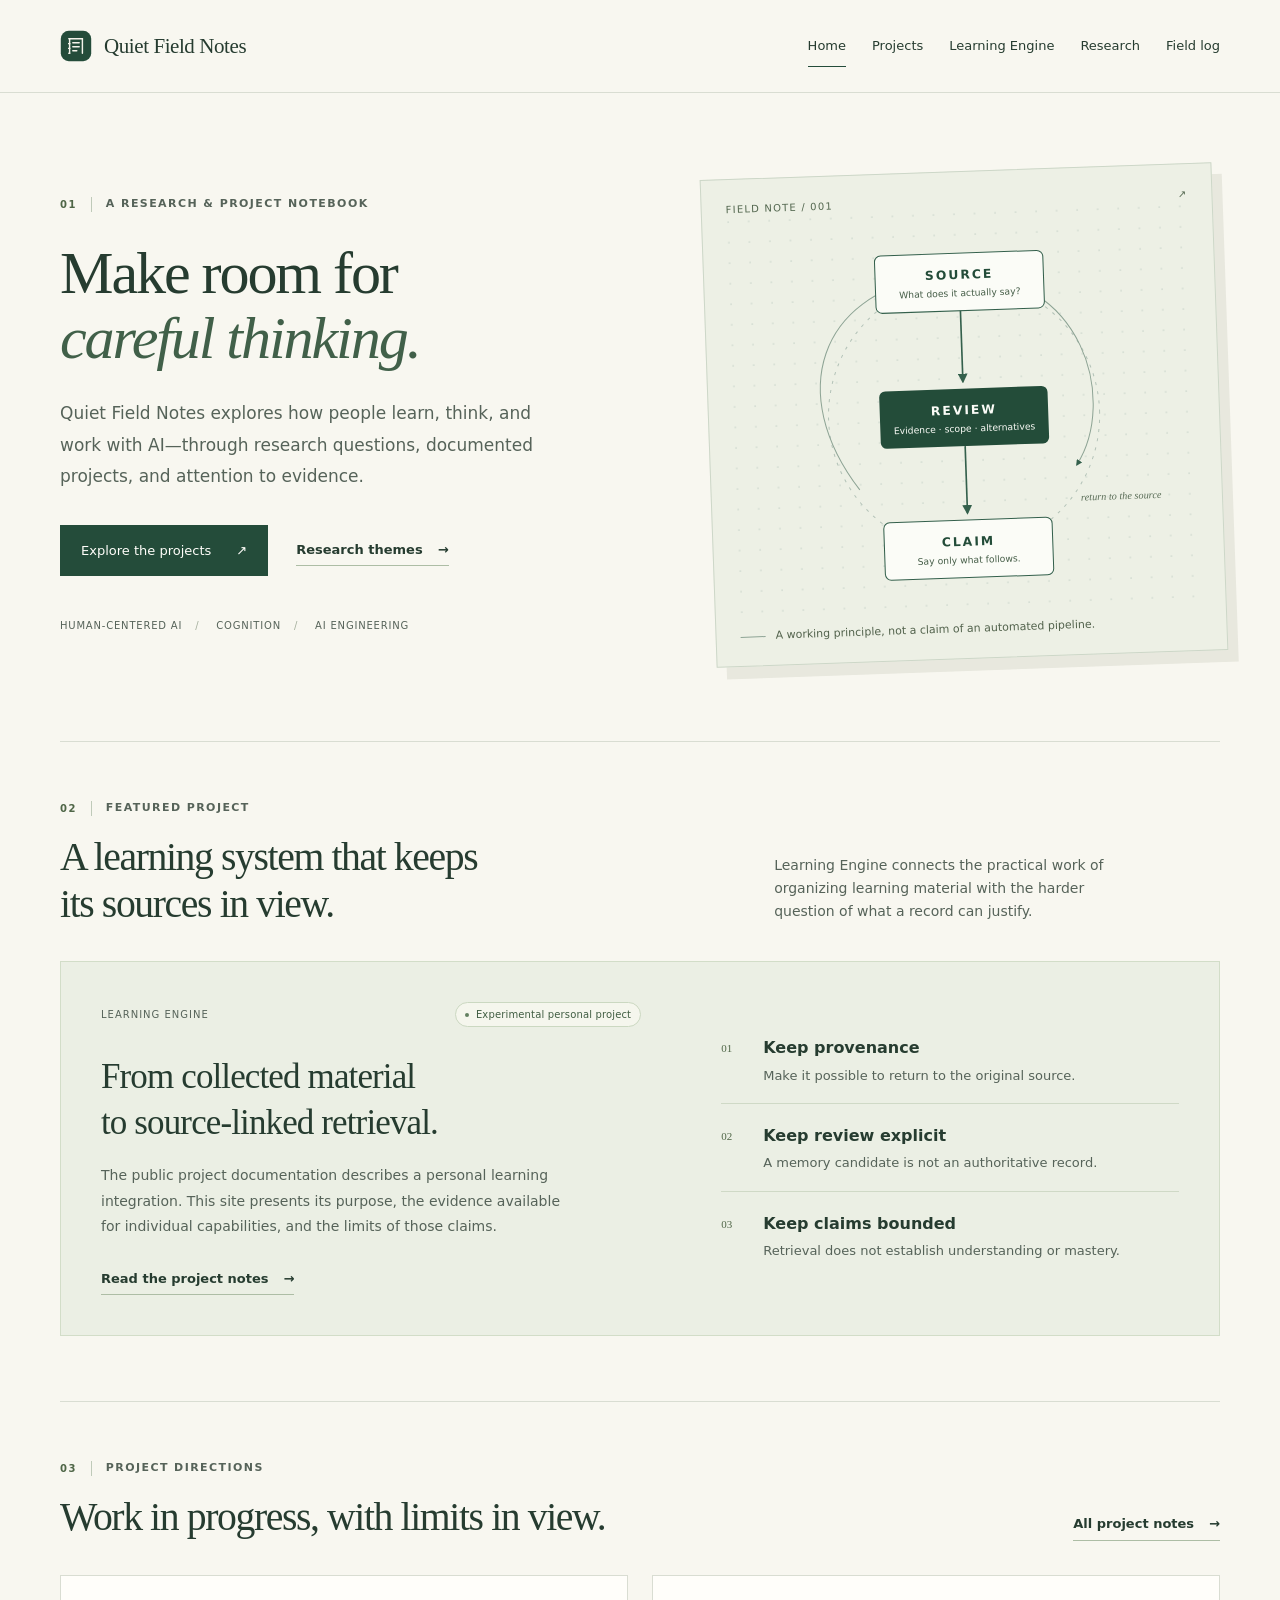
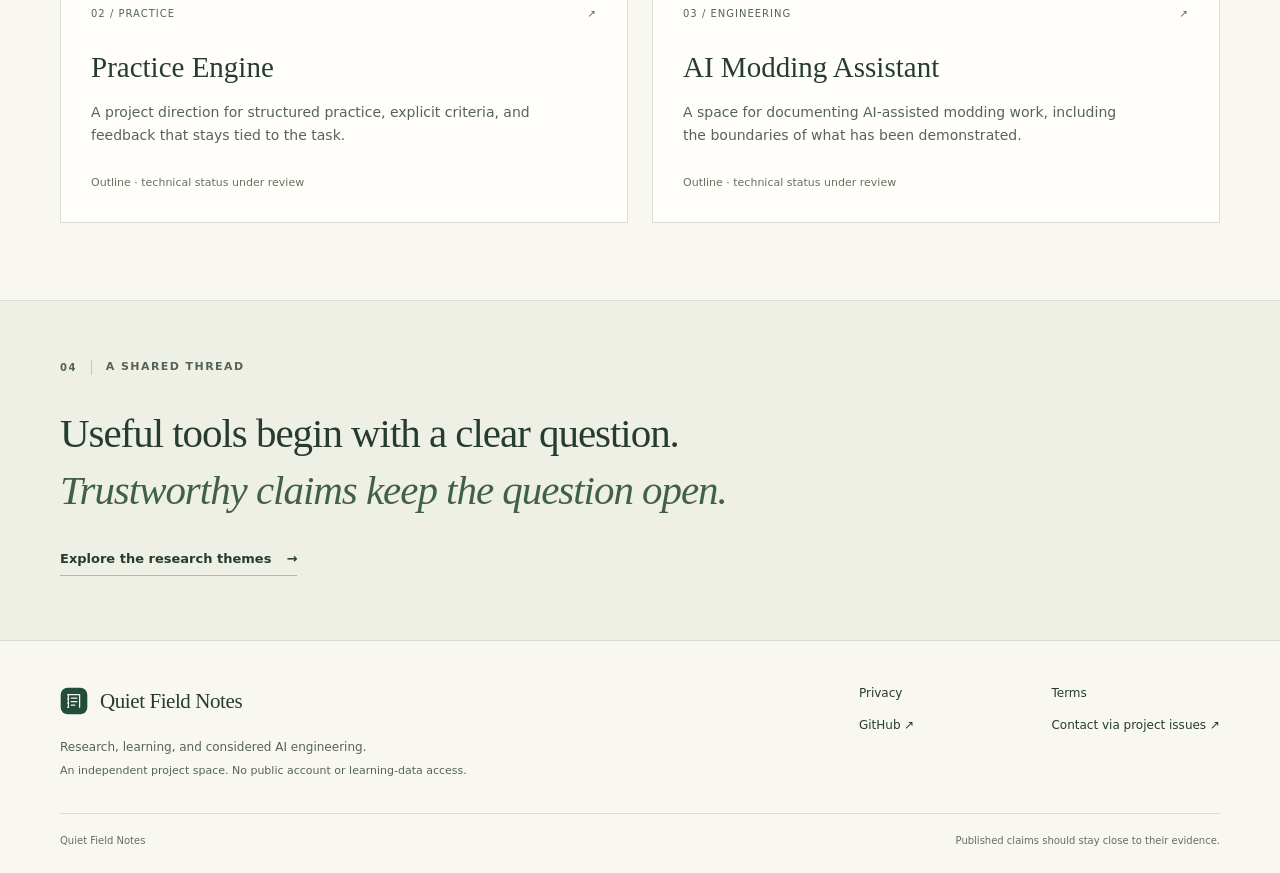
<file: index.html>
<!doctype html>
<html lang="en"><head><meta charset="utf-8"><meta name="viewport" content="width=device-width,initial-scale=1"><meta name="description" content="Quiet Field Notes: research themes, source-linked learning, and documented AI engineering projects."><meta name="color-scheme" content="light"><title>Research &amp; considered AI engineering | Quiet Field Notes</title><link rel="icon" href="assets/mark.svg" type="image/svg+xml"><link rel="stylesheet" href="assets/site.css"></head>
<body><a class="skip-link" href="#main">Skip to content</a><header class="site-header"><div class="shell header-inner"><a class="brand" href="index.html" aria-label="Quiet Field Notes home"><img src="assets/mark.svg" width="32" height="32" alt=""><span>Quiet Field Notes</span></a><nav class="desktop-nav" aria-label="Main navigation"><a href="index.html" aria-current="page">Home</a><a href="projects.html">Projects</a><a href="learning-engine.html">Learning Engine</a><a href="research.html">Research</a><a href="log.html">Field log</a></nav><details class="mobile-nav"><summary>Menu <span aria-hidden="true">+</span></summary><nav aria-label="Mobile navigation"><a href="index.html" aria-current="page">Home</a><a href="projects.html">Projects</a><a href="learning-engine.html">Learning Engine</a><a href="research.html">Research</a><a href="log.html">Field log</a></nav></details></div></header>
<main id="main" tabindex="-1"><section class="hero shell"><div class="hero-copy"><p class="eyebrow"><span class="index">01</span>A research & project notebook</p><h1>Make room for<br><em>careful thinking.</em></h1><p class="hero-lede">Quiet Field Notes explores how people learn, think, and work with AI—through research questions, documented projects, and attention to evidence.</p><div class="actions"><a class="button" href="projects.html">Explore the projects <span aria-hidden="true">↗</span></a><a class="text-link" href="research.html">Research themes <span aria-hidden="true">→</span></a></div><div class="hero-topics"><span>Human-centered AI</span><span>Cognition</span><span>AI engineering</span></div></div><figure class="field-figure"><div class="figure-top"><span>FIELD NOTE / 001</span><span aria-hidden="true">↗</span></div><svg viewBox="0 0 450 390" role="img" aria-labelledby="field-title field-desc"><title id="field-title">Keeping claims connected to sources</title><desc id="field-desc">A conceptual diagram: source material is connected to review, then to a bounded claim, with a feedback path returning to the source.</desc><defs><pattern id="dots" width="20" height="20" patternUnits="userSpaceOnUse"><circle cx="2" cy="2" r=".8" fill="#ced8ce"/></pattern><marker id="arrow" viewBox="0 0 10 10" refX="8" refY="5" markerWidth="6" markerHeight="6" orient="auto-start-reverse"><path d="M 0 0 L 10 5 L 0 10 z" fill="#34604c"/></marker></defs><rect width="450" height="390" fill="url(#dots)"/><circle cx="225" cy="198" r="132" fill="none" stroke="#b4c3b8" stroke-dasharray="3 6"/><path d="M225 61 C346 63 375 189 333 250" fill="none" stroke="#8ea495" marker-end="url(#arrow)"/><path d="M121 267 C51 169 91 76 195 63" fill="none" stroke="#8ea495" marker-end="url(#arrow)"/><rect x="143" y="40" width="164" height="56" rx="6" fill="#fbfcf7" stroke="#34604c"/><text x="225" y="65" text-anchor="middle" class="svg-label">SOURCE</text><text x="225" y="82" text-anchor="middle" class="svg-small">What does it actually say?</text><path d="M225 96 V165" stroke="#34604c" stroke-width="1.6" marker-end="url(#arrow)"/><rect x="143" y="172" width="164" height="56" rx="6" fill="#234c39"/><text x="225" y="197" text-anchor="middle" class="svg-label light">REVIEW</text><text x="225" y="214" text-anchor="middle" class="svg-small light">Evidence · scope · alternatives</text><path d="M225 228 V293" stroke="#34604c" stroke-width="1.6" marker-end="url(#arrow)"/><rect x="143" y="300" width="164" height="56" rx="6" fill="#fbfcf7" stroke="#34604c"/><text x="225" y="325" text-anchor="middle" class="svg-label">CLAIM</text><text x="225" y="342" text-anchor="middle" class="svg-small">Say only what follows.</text><text x="336" y="285" class="svg-note">return to the source</text></svg><figcaption><span class="figure-rule"></span>A working principle, not a claim of an automated pipeline.</figcaption></figure></section>
<section class="section shell"><div class="section-heading"><div><p class="eyebrow"><span class="index">02</span>Featured project</p><h2>A learning system that keeps<br>its sources in view.</h2></div><p>Learning Engine connects the practical work of organizing learning material with the harder question of what a record can justify.</p></div><article class="featured-project"><div><div class="card-meta"><span>LEARNING ENGINE</span><span class="tag "><span class="tag-dot" aria-hidden="true"></span>Experimental personal project</span></div><h3>From collected material<br>to source-linked retrieval.</h3><p>The public project documentation describes a personal learning integration. This site presents its purpose, the evidence available for individual capabilities, and the limits of those claims.</p><a class="text-link" href="learning-engine.html">Read the project notes <span aria-hidden="true">→</span></a></div><div class="feature-principles"><div><span>01</span><h4>Keep provenance</h4><p>Make it possible to return to the original source.</p></div><div><span>02</span><h4>Keep review explicit</h4><p>A memory candidate is not an authoritative record.</p></div><div><span>03</span><h4>Keep claims bounded</h4><p>Retrieval does not establish understanding or mastery.</p></div></div></article></section>
<section class="section shell"><div class="section-heading compact"><div><p class="eyebrow"><span class="index">03</span>Project directions</p><h2>Work in progress, with limits in view.</h2></div><a class="text-link" href="projects.html">All project notes <span aria-hidden="true">→</span></a></div><div class="project-cards"><a class="project-card" href="projects.html#practice-engine"><div class="card-meta"><span>02 / PRACTICE</span><span aria-hidden="true">↗</span></div><h3>Practice Engine</h3><p>A project direction for structured practice, explicit criteria, and feedback that stays tied to the task.</p><span class="card-status">Outline · technical status under review</span></a><a class="project-card" href="projects.html#ai-modding-assistant"><div class="card-meta"><span>03 / ENGINEERING</span><span aria-hidden="true">↗</span></div><h3>AI Modding Assistant</h3><p>A space for documenting AI-assisted modding work, including the boundaries of what has been demonstrated.</p><span class="card-status">Outline · technical status under review</span></a></div></section>
<section class="closing-note"><div class="shell closing-inner"><p class="eyebrow"><span class="index">04</span>A shared thread</p><p>Useful tools begin with a clear question.<br><em>Trustworthy claims keep the question open.</em></p><a class="text-link" href="research.html">Explore the research themes <span aria-hidden="true">→</span></a></div></section></main>
<footer class="site-footer"><div class="shell footer-grid"><div><a class="brand" href="index.html"><img src="assets/mark.svg" width="28" height="28" alt=""><span>Quiet Field Notes</span></a><p>Research, learning, and considered AI engineering.</p><p class="fine">An independent project space. No public account or learning-data access.</p></div><nav aria-label="Footer navigation"><a href="privacy.html">Privacy</a><a href="terms.html">Terms</a><a href="https://github.com/hutianjie12345/learning-engine-info">GitHub <span aria-hidden="true">↗</span></a><a href="https://github.com/hutianjie12345/learning-engine-info/issues">Contact via project issues <span aria-hidden="true">↗</span></a></nav></div><div class="shell footer-bottom"><span>Quiet Field Notes</span><span>Published claims should stay close to their evidence.</span></div></footer></body></html>
</file>
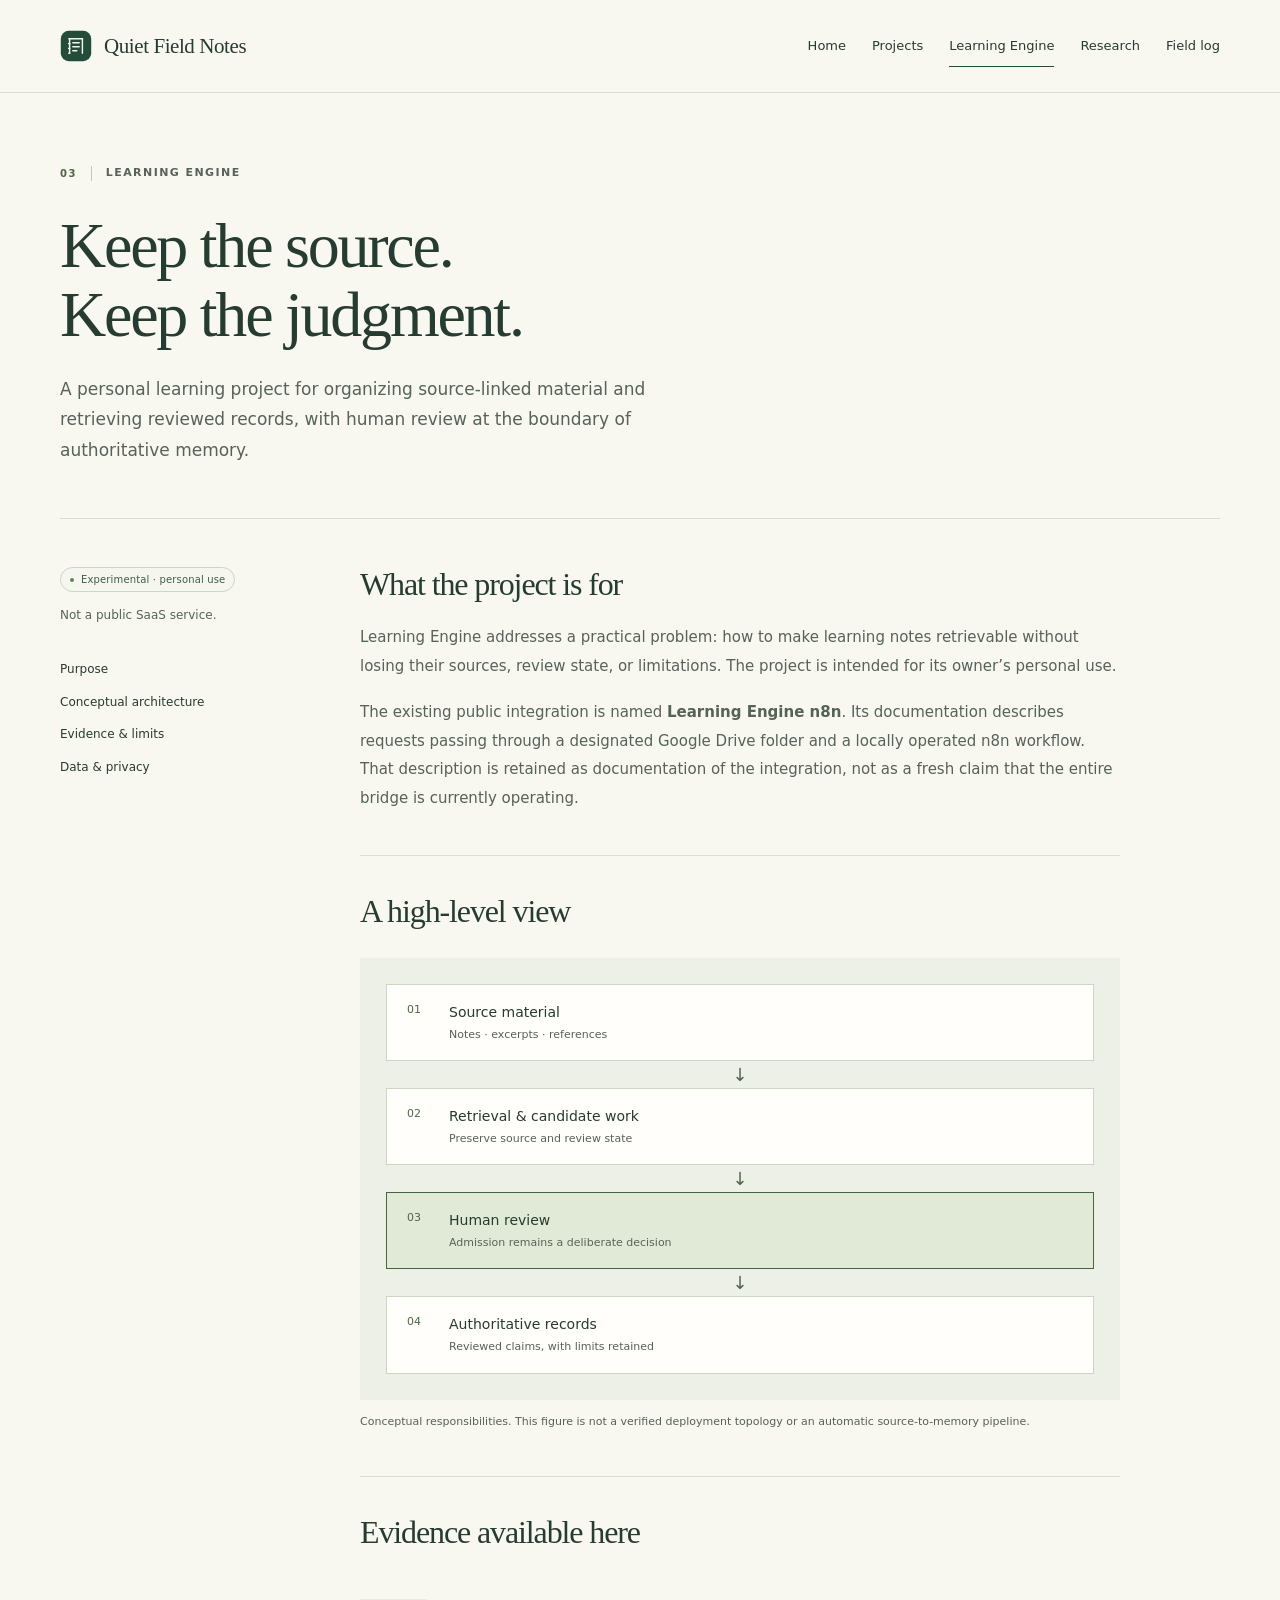
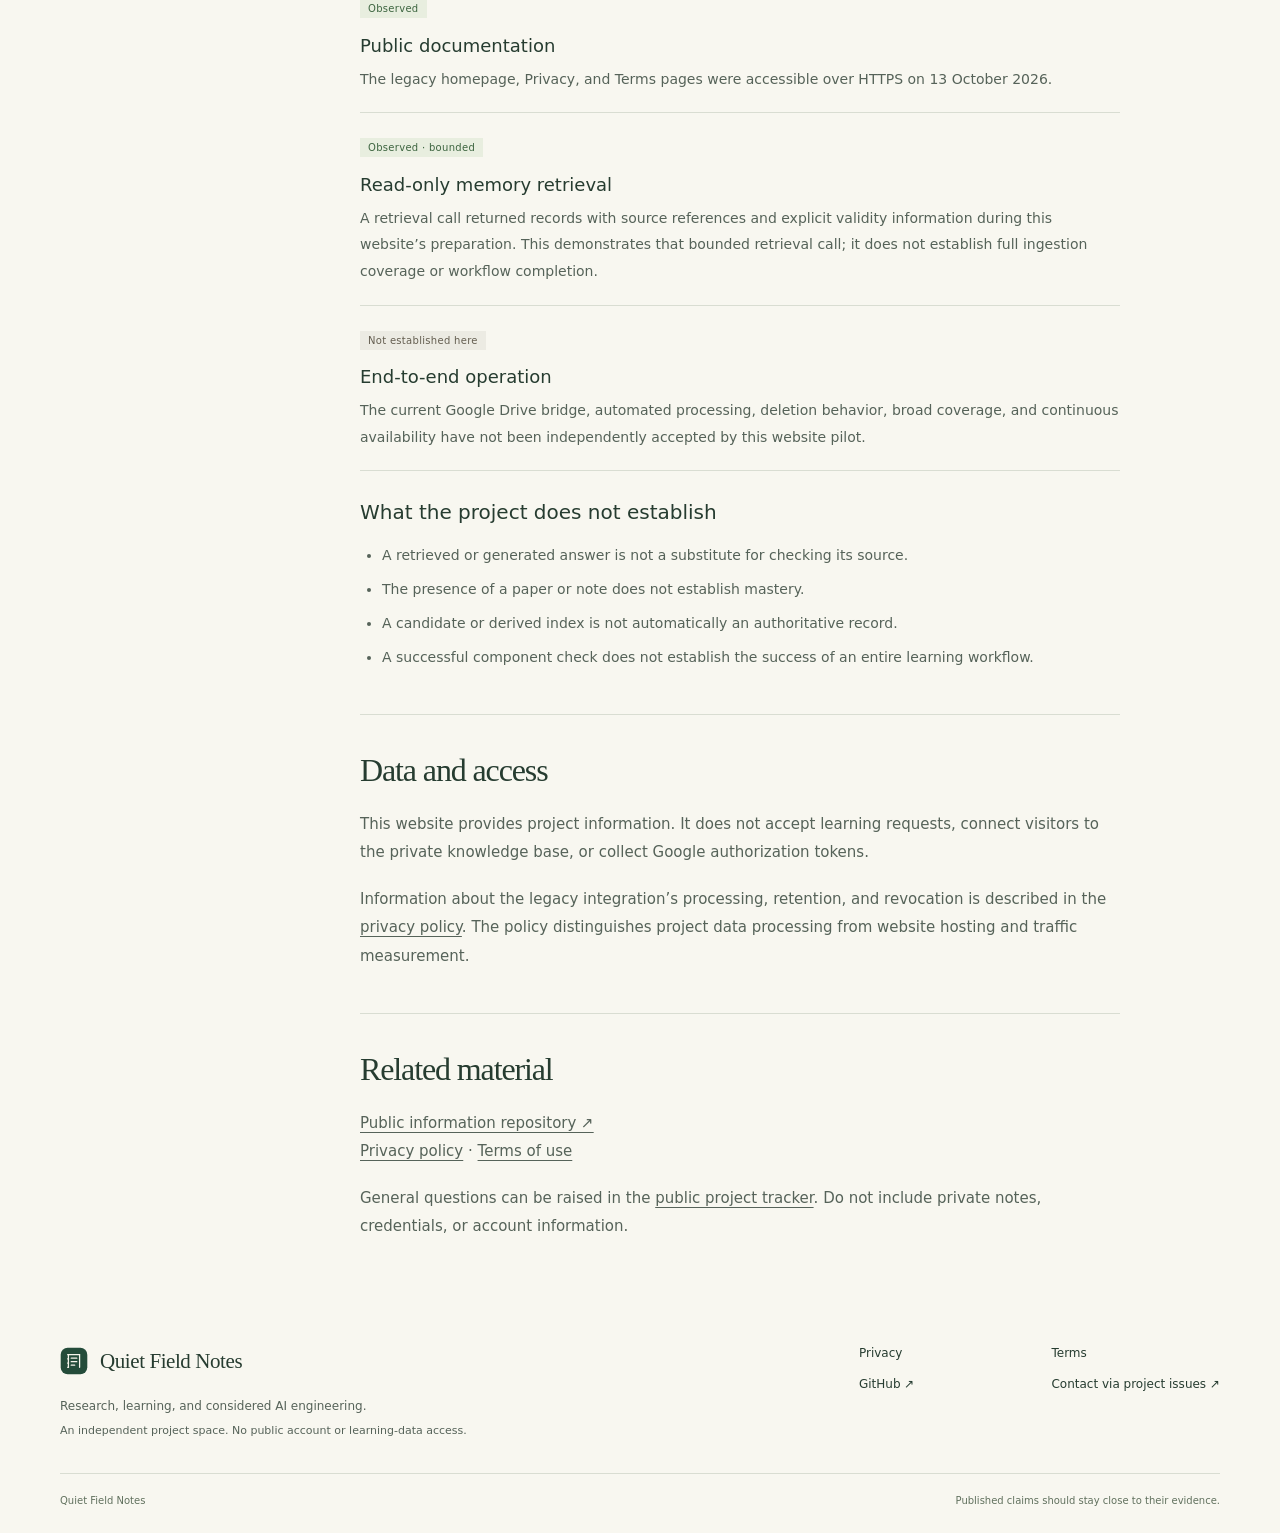
<file: learning-engine.html>
<!doctype html>
<html lang="en"><head><meta charset="utf-8"><meta name="viewport" content="width=device-width,initial-scale=1"><meta name="description" content="A personal learning project with source-linked material, reviewed memory, and explicit evidence limits."><meta name="color-scheme" content="light"><title>Learning Engine | Quiet Field Notes</title><link rel="icon" href="assets/mark.svg" type="image/svg+xml"><link rel="stylesheet" href="assets/site.css"></head>
<body><a class="skip-link" href="#main">Skip to content</a><header class="site-header"><div class="shell header-inner"><a class="brand" href="index.html" aria-label="Quiet Field Notes home"><img src="assets/mark.svg" width="32" height="32" alt=""><span>Quiet Field Notes</span></a><nav class="desktop-nav" aria-label="Main navigation"><a href="index.html">Home</a><a href="projects.html">Projects</a><a href="learning-engine.html" aria-current="page">Learning Engine</a><a href="research.html">Research</a><a href="log.html">Field log</a></nav><details class="mobile-nav"><summary>Menu <span aria-hidden="true">+</span></summary><nav aria-label="Mobile navigation"><a href="index.html">Home</a><a href="projects.html">Projects</a><a href="learning-engine.html" aria-current="page">Learning Engine</a><a href="research.html">Research</a><a href="log.html">Field log</a></nav></details></div></header>
<main id="main" tabindex="-1"><section class="page-head shell"><p class="eyebrow"><span class="index">03</span>Learning Engine</p><h1>Keep the source.<br>Keep the judgment.</h1><p class="lede">A personal learning project for organizing source-linked material and retrieving reviewed records, with human review at the boundary of authoritative memory.</p></section><section class="shell two-column content-section"><aside class="side-note"><span class="tag "><span class="tag-dot" aria-hidden="true"></span>Experimental · personal use</span><p>Not a public SaaS service.</p><nav aria-label="Learning Engine sections"><a href="#purpose">Purpose</a><a href="#architecture">Conceptual architecture</a><a href="#evidence">Evidence & limits</a><a href="#privacy">Data & privacy</a></nav></aside><div class="prose"><section id="purpose"><h2>What the project is for</h2><p>Learning Engine addresses a practical problem: how to make learning notes retrievable without losing their sources, review state, or limitations. The project is intended for its owner’s personal use.</p><p>The existing public integration is named <strong>Learning Engine n8n</strong>. Its documentation describes requests passing through a designated Google Drive folder and a locally operated n8n workflow. That description is retained as documentation of the integration, not as a fresh claim that the entire bridge is currently operating.</p></section><section id="architecture"><h2>A high-level view</h2><div class="architecture" role="img" aria-label="Conceptual model: source material, retrieval, human review, and authoritative records. This is not a deployment topology."><div><span>01</span><strong>Source material</strong><small>Notes · excerpts · references</small></div><span class="flow-arrow" aria-hidden="true">↓</span><div><span>02</span><strong>Retrieval & candidate work</strong><small>Preserve source and review state</small></div><span class="flow-arrow" aria-hidden="true">↓</span><div class="review-step"><span>03</span><strong>Human review</strong><small>Admission remains a deliberate decision</small></div><span class="flow-arrow" aria-hidden="true">↓</span><div><span>04</span><strong>Authoritative records</strong><small>Reviewed claims, with limits retained</small></div></div><p class="caption">Conceptual responsibilities. This figure is not a verified deployment topology or an automatic source-to-memory pipeline.</p></section><section id="evidence"><h2>Evidence available here</h2><div class="evidence-list"><article><span class="evidence-label">Observed</span><h3>Public documentation</h3><p>The legacy homepage, Privacy, and Terms pages were accessible over HTTPS on 13 October 2026.</p></article><article><span class="evidence-label">Observed · bounded</span><h3>Read-only memory retrieval</h3><p>A retrieval call returned records with source references and explicit validity information during this website’s preparation. This demonstrates that bounded retrieval call; it does not establish full ingestion coverage or workflow completion.</p></article><article><span class="evidence-label muted">Not established here</span><h3>End-to-end operation</h3><p>The current Google Drive bridge, automated processing, deletion behavior, broad coverage, and continuous availability have not been independently accepted by this website pilot.</p></article></div><h3>What the project does not establish</h3><ul><li>A retrieved or generated answer is not a substitute for checking its source.</li><li>The presence of a paper or note does not establish mastery.</li><li>A candidate or derived index is not automatically an authoritative record.</li><li>A successful component check does not establish the success of an entire learning workflow.</li></ul></section><section id="privacy"><h2>Data and access</h2><p>This website provides project information. It does not accept learning requests, connect visitors to the private knowledge base, or collect Google authorization tokens.</p><p>Information about the legacy integration’s processing, retention, and revocation is described in the <a href="privacy.html">privacy policy</a>. The policy distinguishes project data processing from website hosting and traffic measurement.</p></section><section><h2>Related material</h2><p><a href="https://github.com/hutianjie12345/learning-engine-info">Public information repository ↗</a><br><a href="privacy.html">Privacy policy</a> · <a href="terms.html">Terms of use</a></p><p>General questions can be raised in the <a href="https://github.com/hutianjie12345/learning-engine-info/issues">public project tracker</a>. Do not include private notes, credentials, or account information.</p></section></div></section></main>
<footer class="site-footer"><div class="shell footer-grid"><div><a class="brand" href="index.html"><img src="assets/mark.svg" width="28" height="28" alt=""><span>Quiet Field Notes</span></a><p>Research, learning, and considered AI engineering.</p><p class="fine">An independent project space. No public account or learning-data access.</p></div><nav aria-label="Footer navigation"><a href="privacy.html">Privacy</a><a href="terms.html">Terms</a><a href="https://github.com/hutianjie12345/learning-engine-info">GitHub <span aria-hidden="true">↗</span></a><a href="https://github.com/hutianjie12345/learning-engine-info/issues">Contact via project issues <span aria-hidden="true">↗</span></a></nav></div><div class="shell footer-bottom"><span>Quiet Field Notes</span><span>Published claims should stay close to their evidence.</span></div></footer></body></html>
</file>
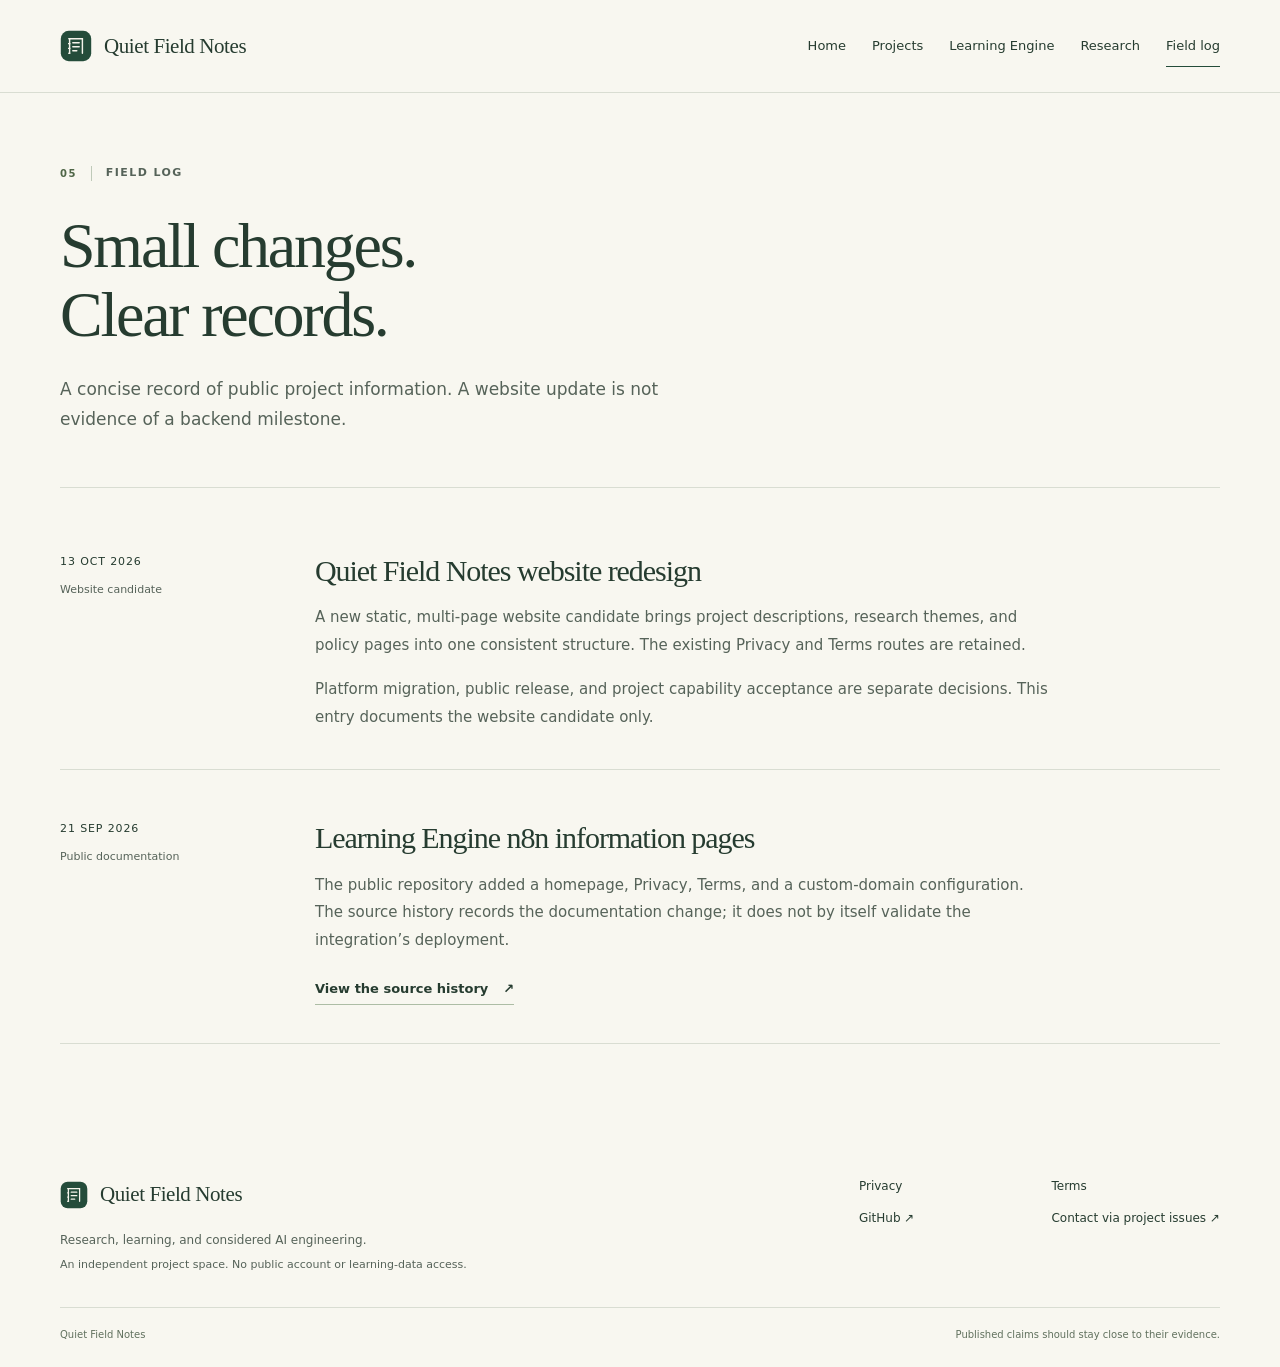
<file: log.html>
<!doctype html>
<html lang="en"><head><meta charset="utf-8"><meta name="viewport" content="width=device-width,initial-scale=1"><meta name="description" content="Dated notes on public documentation and website development."><meta name="color-scheme" content="light"><title>Field log | Quiet Field Notes</title><link rel="icon" href="assets/mark.svg" type="image/svg+xml"><link rel="stylesheet" href="assets/site.css"></head>
<body><a class="skip-link" href="#main">Skip to content</a><header class="site-header"><div class="shell header-inner"><a class="brand" href="index.html" aria-label="Quiet Field Notes home"><img src="assets/mark.svg" width="32" height="32" alt=""><span>Quiet Field Notes</span></a><nav class="desktop-nav" aria-label="Main navigation"><a href="index.html">Home</a><a href="projects.html">Projects</a><a href="learning-engine.html">Learning Engine</a><a href="research.html">Research</a><a href="log.html" aria-current="page">Field log</a></nav><details class="mobile-nav"><summary>Menu <span aria-hidden="true">+</span></summary><nav aria-label="Mobile navigation"><a href="index.html">Home</a><a href="projects.html">Projects</a><a href="learning-engine.html">Learning Engine</a><a href="research.html">Research</a><a href="log.html" aria-current="page">Field log</a></nav></details></div></header>
<main id="main" tabindex="-1"><section class="page-head shell"><p class="eyebrow"><span class="index">05</span>Field log</p><h1>Small changes.<br>Clear records.</h1><p class="lede">A concise record of public project information. A website update is not evidence of a backend milestone.</p></section><section class="shell content-section log-list"><article><div class="log-date"><time datetime="2026-10-13">13 OCT 2026</time><span>Website candidate</span></div><div><h2>Quiet Field Notes website redesign</h2><p>A new static, multi-page website candidate brings project descriptions, research themes, and policy pages into one consistent structure. The existing Privacy and Terms routes are retained.</p><p>Platform migration, public release, and project capability acceptance are separate decisions. This entry documents the website candidate only.</p></div></article><article><div class="log-date"><time datetime="2026-09-21">21 SEP 2026</time><span>Public documentation</span></div><div><h2>Learning Engine n8n information pages</h2><p>The public repository added a homepage, Privacy, Terms, and a custom-domain configuration. The source history records the documentation change; it does not by itself validate the integration’s deployment.</p><a class="text-link" href="https://github.com/hutianjie12345/learning-engine-info/commits/main/">View the source history <span aria-hidden="true">↗</span></a></div></article></section></main>
<footer class="site-footer"><div class="shell footer-grid"><div><a class="brand" href="index.html"><img src="assets/mark.svg" width="28" height="28" alt=""><span>Quiet Field Notes</span></a><p>Research, learning, and considered AI engineering.</p><p class="fine">An independent project space. No public account or learning-data access.</p></div><nav aria-label="Footer navigation"><a href="privacy.html">Privacy</a><a href="terms.html">Terms</a><a href="https://github.com/hutianjie12345/learning-engine-info">GitHub <span aria-hidden="true">↗</span></a><a href="https://github.com/hutianjie12345/learning-engine-info/issues">Contact via project issues <span aria-hidden="true">↗</span></a></nav></div><div class="shell footer-bottom"><span>Quiet Field Notes</span><span>Published claims should stay close to their evidence.</span></div></footer></body></html>
</file>
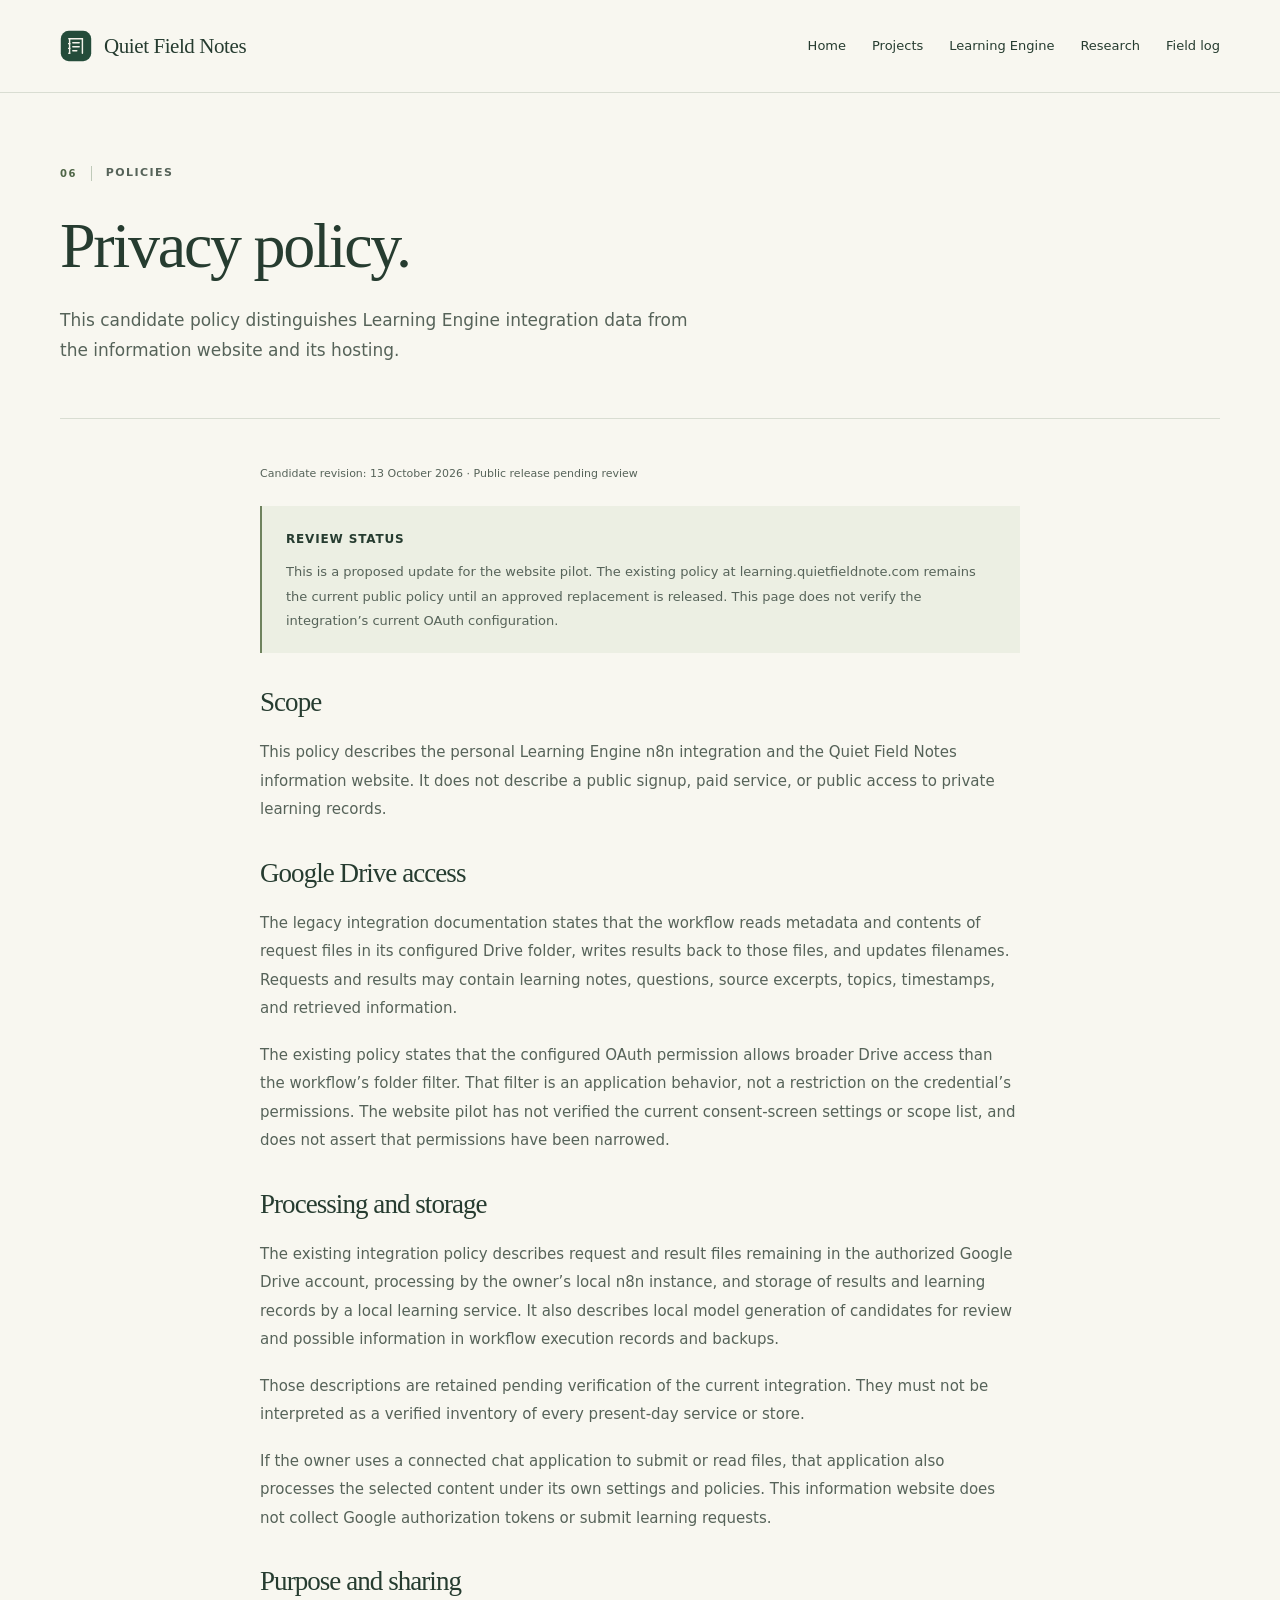
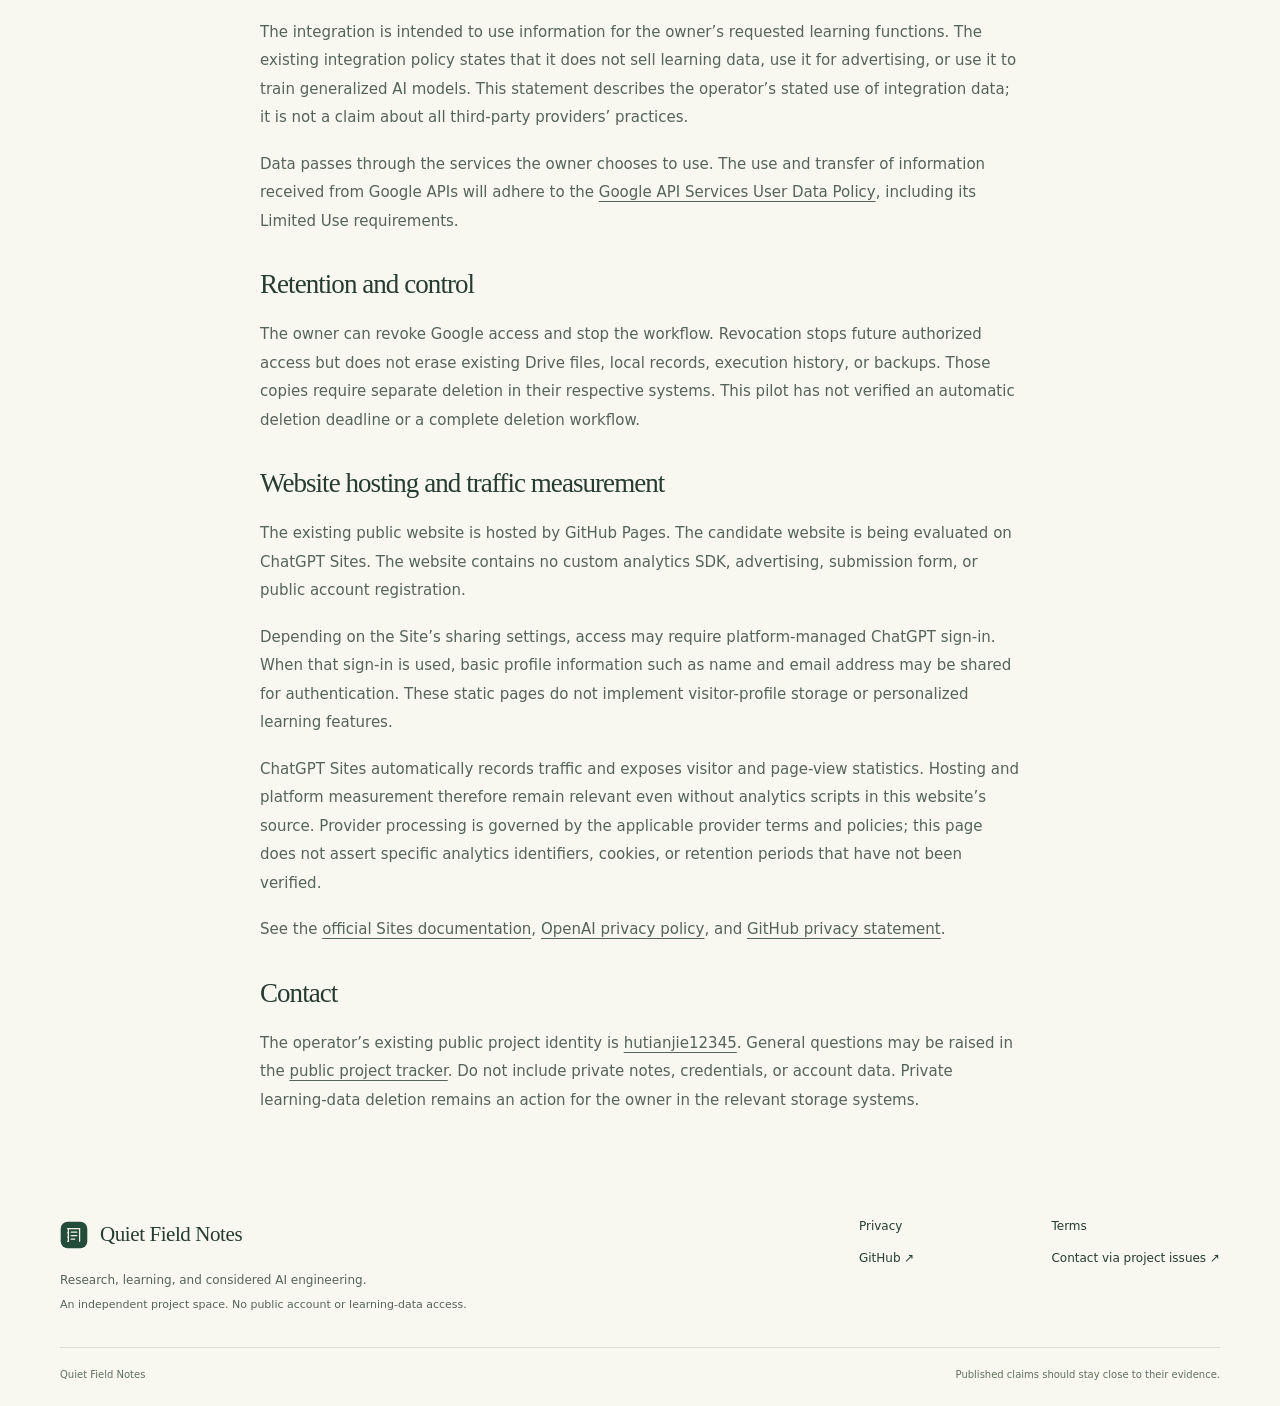
<file: privacy.html>
<!doctype html>
<html lang="en"><head><meta charset="utf-8"><meta name="viewport" content="width=device-width,initial-scale=1"><meta name="description" content="Candidate policy for Learning Engine integration data and Quiet Field Notes website hosting."><meta name="color-scheme" content="light"><title>Privacy policy | Quiet Field Notes</title><link rel="icon" href="assets/mark.svg" type="image/svg+xml"><link rel="stylesheet" href="assets/site.css"></head>
<body><a class="skip-link" href="#main">Skip to content</a><header class="site-header"><div class="shell header-inner"><a class="brand" href="index.html" aria-label="Quiet Field Notes home"><img src="assets/mark.svg" width="32" height="32" alt=""><span>Quiet Field Notes</span></a><nav class="desktop-nav" aria-label="Main navigation"><a href="index.html">Home</a><a href="projects.html">Projects</a><a href="learning-engine.html">Learning Engine</a><a href="research.html">Research</a><a href="log.html">Field log</a></nav><details class="mobile-nav"><summary>Menu <span aria-hidden="true">+</span></summary><nav aria-label="Mobile navigation"><a href="index.html">Home</a><a href="projects.html">Projects</a><a href="learning-engine.html">Learning Engine</a><a href="research.html">Research</a><a href="log.html">Field log</a></nav></details></div></header>
<main id="main" tabindex="-1"><section class="page-head shell"><p class="eyebrow"><span class="index">06</span>Policies</p><h1>Privacy policy.</h1><p class="lede">This candidate policy distinguishes Learning Engine integration data from the information website and its hosting.</p></section><section class="shell narrow prose policy content-section"><p class="policy-date">Candidate revision: 13 October 2026 · Public release pending review</p><div class="policy-notice"><strong>Review status</strong><p>This is a proposed update for the website pilot. The existing policy at learning.quietfieldnote.com remains the current public policy until an approved replacement is released. This page does not verify the integration’s current OAuth configuration.</p></div><h2>Scope</h2><p>This policy describes the personal Learning Engine n8n integration and the Quiet Field Notes information website. It does not describe a public signup, paid service, or public access to private learning records.</p><h2>Google Drive access</h2><p>The legacy integration documentation states that the workflow reads metadata and contents of request files in its configured Drive folder, writes results back to those files, and updates filenames. Requests and results may contain learning notes, questions, source excerpts, topics, timestamps, and retrieved information.</p><p>The existing policy states that the configured OAuth permission allows broader Drive access than the workflow’s folder filter. That filter is an application behavior, not a restriction on the credential’s permissions. The website pilot has not verified the current consent-screen settings or scope list, and does not assert that permissions have been narrowed.</p><h2>Processing and storage</h2><p>The existing integration policy describes request and result files remaining in the authorized Google Drive account, processing by the owner’s local n8n instance, and storage of results and learning records by a local learning service. It also describes local model generation of candidates for review and possible information in workflow execution records and backups.</p><p>Those descriptions are retained pending verification of the current integration. They must not be interpreted as a verified inventory of every present-day service or store.</p><p>If the owner uses a connected chat application to submit or read files, that application also processes the selected content under its own settings and policies. This information website does not collect Google authorization tokens or submit learning requests.</p><h2>Purpose and sharing</h2><p>The integration is intended to use information for the owner’s requested learning functions. The existing integration policy states that it does not sell learning data, use it for advertising, or use it to train generalized AI models. This statement describes the operator’s stated use of integration data; it is not a claim about all third-party providers’ practices.</p><p>Data passes through the services the owner chooses to use. The use and transfer of information received from Google APIs will adhere to the <a href="https://developers.google.com/terms/api-services-user-data-policy">Google API Services User Data Policy</a>, including its Limited Use requirements.</p><h2>Retention and control</h2><p>The owner can revoke Google access and stop the workflow. Revocation stops future authorized access but does not erase existing Drive files, local records, execution history, or backups. Those copies require separate deletion in their respective systems. This pilot has not verified an automatic deletion deadline or a complete deletion workflow.</p><h2>Website hosting and traffic measurement</h2><p>The existing public website is hosted by GitHub Pages. The candidate website is being evaluated on ChatGPT Sites. The website contains no custom analytics SDK, advertising, submission form, or public account registration.</p><p>Depending on the Site’s sharing settings, access may require platform-managed ChatGPT sign-in. When that sign-in is used, basic profile information such as name and email address may be shared for authentication. These static pages do not implement visitor-profile storage or personalized learning features.</p><p>ChatGPT Sites automatically records traffic and exposes visitor and page-view statistics. Hosting and platform measurement therefore remain relevant even without analytics scripts in this website’s source. Provider processing is governed by the applicable provider terms and policies; this page does not assert specific analytics identifiers, cookies, or retention periods that have not been verified.</p><p>See the <a href="https://learn.chatgpt.com/docs/sites">official Sites documentation</a>, <a href="https://openai.com/policies/privacy-policy/">OpenAI privacy policy</a>, and <a href="https://docs.github.com/en/site-policy/privacy-policies/github-general-privacy-statement">GitHub privacy statement</a>.</p><h2>Contact</h2><p>The operator’s existing public project identity is <a href="https://github.com/hutianjie12345">hutianjie12345</a>. General questions may be raised in the <a href="https://github.com/hutianjie12345/learning-engine-info/issues">public project tracker</a>. Do not include private notes, credentials, or account data. Private learning-data deletion remains an action for the owner in the relevant storage systems.</p></section></main>
<footer class="site-footer"><div class="shell footer-grid"><div><a class="brand" href="index.html"><img src="assets/mark.svg" width="28" height="28" alt=""><span>Quiet Field Notes</span></a><p>Research, learning, and considered AI engineering.</p><p class="fine">An independent project space. No public account or learning-data access.</p></div><nav aria-label="Footer navigation"><a href="privacy.html">Privacy</a><a href="terms.html">Terms</a><a href="https://github.com/hutianjie12345/learning-engine-info">GitHub <span aria-hidden="true">↗</span></a><a href="https://github.com/hutianjie12345/learning-engine-info/issues">Contact via project issues <span aria-hidden="true">↗</span></a></nav></div><div class="shell footer-bottom"><span>Quiet Field Notes</span><span>Published claims should stay close to their evidence.</span></div></footer></body></html>
</file>
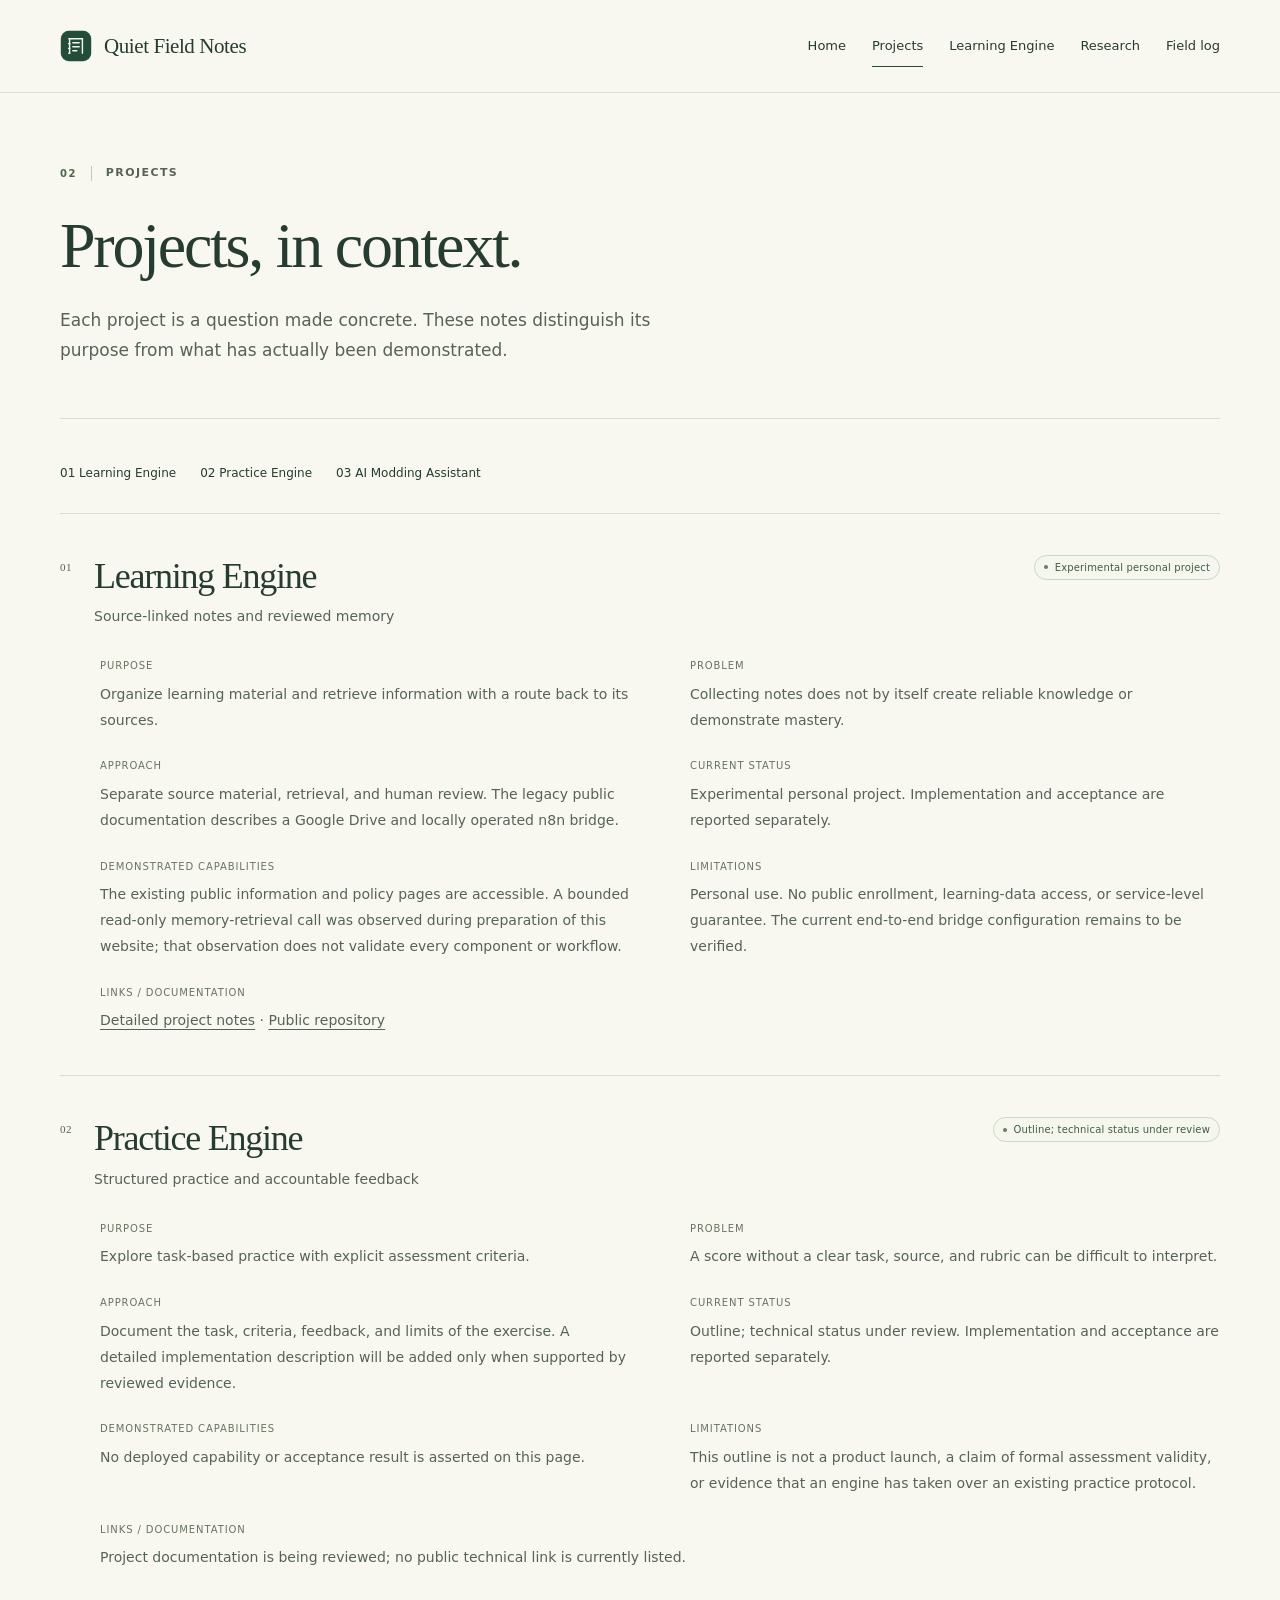
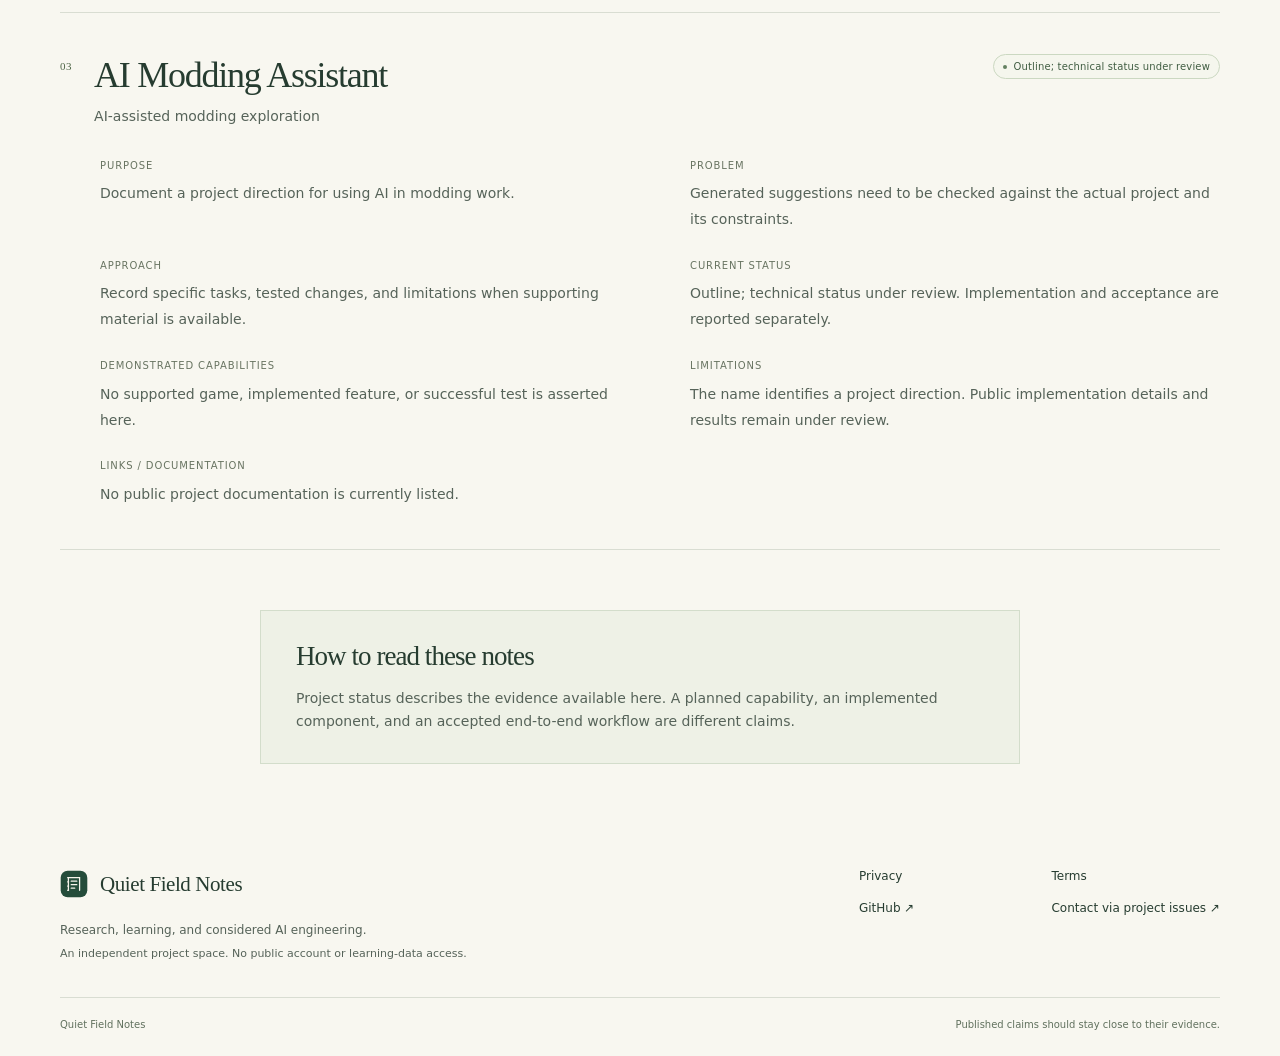
<file: projects.html>
<!doctype html>
<html lang="en"><head><meta charset="utf-8"><meta name="viewport" content="width=device-width,initial-scale=1"><meta name="description" content="Learning Engine, Practice Engine, and AI Modding Assistant: purpose, evidence, and limitations."><meta name="color-scheme" content="light"><title>Projects | Quiet Field Notes</title><link rel="icon" href="assets/mark.svg" type="image/svg+xml"><link rel="stylesheet" href="assets/site.css"></head>
<body><a class="skip-link" href="#main">Skip to content</a><header class="site-header"><div class="shell header-inner"><a class="brand" href="index.html" aria-label="Quiet Field Notes home"><img src="assets/mark.svg" width="32" height="32" alt=""><span>Quiet Field Notes</span></a><nav class="desktop-nav" aria-label="Main navigation"><a href="index.html">Home</a><a href="projects.html" aria-current="page">Projects</a><a href="learning-engine.html">Learning Engine</a><a href="research.html">Research</a><a href="log.html">Field log</a></nav><details class="mobile-nav"><summary>Menu <span aria-hidden="true">+</span></summary><nav aria-label="Mobile navigation"><a href="index.html">Home</a><a href="projects.html" aria-current="page">Projects</a><a href="learning-engine.html">Learning Engine</a><a href="research.html">Research</a><a href="log.html">Field log</a></nav></details></div></header>
<main id="main" tabindex="-1"><section class="page-head shell"><p class="eyebrow"><span class="index">02</span>Projects</p><h1>Projects, in context.</h1><p class="lede">Each project is a question made concrete. These notes distinguish its purpose from what has actually been demonstrated.</p></section><section class="shell content-section"><nav class="project-jumps" aria-label="Projects on this page"><a href="#learning-engine">01 Learning Engine</a><a href="#practice-engine">02 Practice Engine</a><a href="#ai-modding-assistant">03 AI Modding Assistant</a></nav><article class="project-detail" id="learning-engine"><div class="project-title"><span class="project-number">01</span><div><h2>Learning Engine</h2><p>Source-linked notes and reviewed memory</p></div><span class="tag "><span class="tag-dot" aria-hidden="true"></span>Experimental personal project</span></div><dl class="project-facts"><div><dt>Purpose</dt><dd>Organize learning material and retrieve information with a route back to its sources.</dd></div><div><dt>Problem</dt><dd>Collecting notes does not by itself create reliable knowledge or demonstrate mastery.</dd></div><div><dt>Approach</dt><dd>Separate source material, retrieval, and human review. The legacy public documentation describes a Google Drive and locally operated n8n bridge.</dd></div><div><dt>Current status</dt><dd>Experimental personal project. Implementation and acceptance are reported separately.</dd></div><div><dt>Demonstrated capabilities</dt><dd>The existing public information and policy pages are accessible. A bounded read-only memory-retrieval call was observed during preparation of this website; that observation does not validate every component or workflow.</dd></div><div><dt>Limitations</dt><dd>Personal use. No public enrollment, learning-data access, or service-level guarantee. The current end-to-end bridge configuration remains to be verified.</dd></div><div><dt>Links / documentation</dt><dd><a href="learning-engine.html">Detailed project notes</a> · <a href="https://github.com/hutianjie12345/learning-engine-info">Public repository</a></dd></div></dl></article><article class="project-detail" id="practice-engine"><div class="project-title"><span class="project-number">02</span><div><h2>Practice Engine</h2><p>Structured practice and accountable feedback</p></div><span class="tag "><span class="tag-dot" aria-hidden="true"></span>Outline; technical status under review</span></div><dl class="project-facts"><div><dt>Purpose</dt><dd>Explore task-based practice with explicit assessment criteria.</dd></div><div><dt>Problem</dt><dd>A score without a clear task, source, and rubric can be difficult to interpret.</dd></div><div><dt>Approach</dt><dd>Document the task, criteria, feedback, and limits of the exercise. A detailed implementation description will be added only when supported by reviewed evidence.</dd></div><div><dt>Current status</dt><dd>Outline; technical status under review. Implementation and acceptance are reported separately.</dd></div><div><dt>Demonstrated capabilities</dt><dd>No deployed capability or acceptance result is asserted on this page.</dd></div><div><dt>Limitations</dt><dd>This outline is not a product launch, a claim of formal assessment validity, or evidence that an engine has taken over an existing practice protocol.</dd></div><div><dt>Links / documentation</dt><dd>Project documentation is being reviewed; no public technical link is currently listed.</dd></div></dl></article><article class="project-detail" id="ai-modding-assistant"><div class="project-title"><span class="project-number">03</span><div><h2>AI Modding Assistant</h2><p>AI-assisted modding exploration</p></div><span class="tag "><span class="tag-dot" aria-hidden="true"></span>Outline; technical status under review</span></div><dl class="project-facts"><div><dt>Purpose</dt><dd>Document a project direction for using AI in modding work.</dd></div><div><dt>Problem</dt><dd>Generated suggestions need to be checked against the actual project and its constraints.</dd></div><div><dt>Approach</dt><dd>Record specific tasks, tested changes, and limitations when supporting material is available.</dd></div><div><dt>Current status</dt><dd>Outline; technical status under review. Implementation and acceptance are reported separately.</dd></div><div><dt>Demonstrated capabilities</dt><dd>No supported game, implemented feature, or successful test is asserted here.</dd></div><div><dt>Limitations</dt><dd>The name identifies a project direction. Public implementation details and results remain under review.</dd></div><div><dt>Links / documentation</dt><dd>No public project documentation is currently listed.</dd></div></dl></article></section><section class="shell narrow note-box"><h2>How to read these notes</h2><p>Project status describes the evidence available here. A planned capability, an implemented component, and an accepted end-to-end workflow are different claims.</p></section></main>
<footer class="site-footer"><div class="shell footer-grid"><div><a class="brand" href="index.html"><img src="assets/mark.svg" width="28" height="28" alt=""><span>Quiet Field Notes</span></a><p>Research, learning, and considered AI engineering.</p><p class="fine">An independent project space. No public account or learning-data access.</p></div><nav aria-label="Footer navigation"><a href="privacy.html">Privacy</a><a href="terms.html">Terms</a><a href="https://github.com/hutianjie12345/learning-engine-info">GitHub <span aria-hidden="true">↗</span></a><a href="https://github.com/hutianjie12345/learning-engine-info/issues">Contact via project issues <span aria-hidden="true">↗</span></a></nav></div><div class="shell footer-bottom"><span>Quiet Field Notes</span><span>Published claims should stay close to their evidence.</span></div></footer></body></html>
</file>
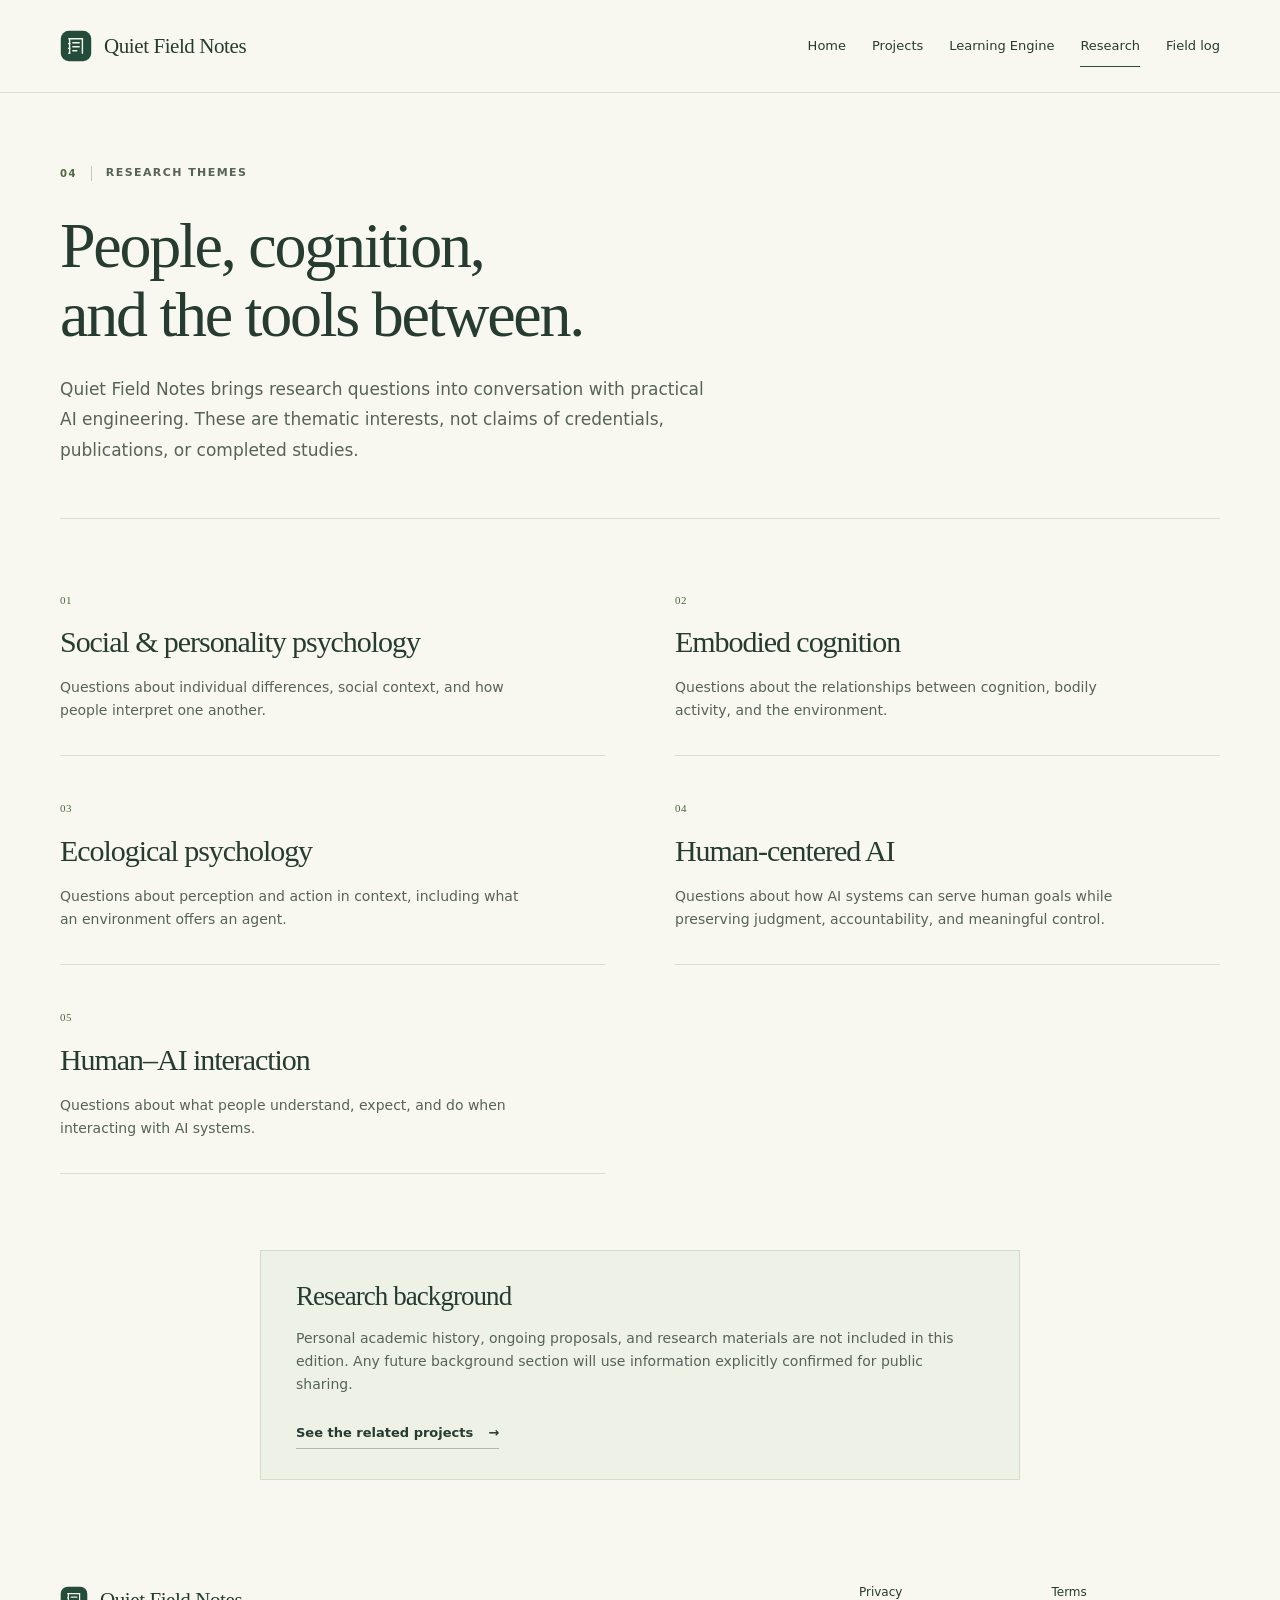
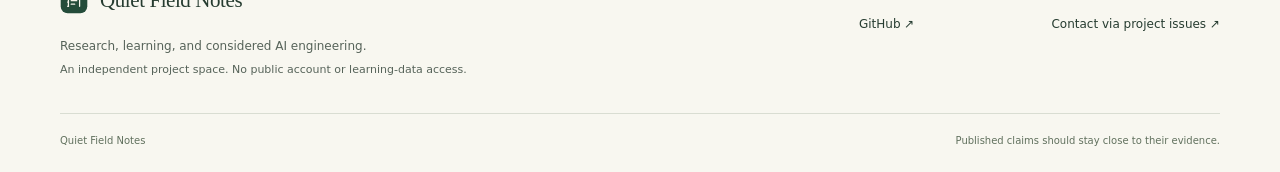
<file: research.html>
<!doctype html>
<html lang="en"><head><meta charset="utf-8"><meta name="viewport" content="width=device-width,initial-scale=1"><meta name="description" content="Research themes in social psychology, embodied cognition, ecological psychology, and human-centered AI."><meta name="color-scheme" content="light"><title>Research themes | Quiet Field Notes</title><link rel="icon" href="assets/mark.svg" type="image/svg+xml"><link rel="stylesheet" href="assets/site.css"></head>
<body><a class="skip-link" href="#main">Skip to content</a><header class="site-header"><div class="shell header-inner"><a class="brand" href="index.html" aria-label="Quiet Field Notes home"><img src="assets/mark.svg" width="32" height="32" alt=""><span>Quiet Field Notes</span></a><nav class="desktop-nav" aria-label="Main navigation"><a href="index.html">Home</a><a href="projects.html">Projects</a><a href="learning-engine.html">Learning Engine</a><a href="research.html" aria-current="page">Research</a><a href="log.html">Field log</a></nav><details class="mobile-nav"><summary>Menu <span aria-hidden="true">+</span></summary><nav aria-label="Mobile navigation"><a href="index.html">Home</a><a href="projects.html">Projects</a><a href="learning-engine.html">Learning Engine</a><a href="research.html" aria-current="page">Research</a><a href="log.html">Field log</a></nav></details></div></header>
<main id="main" tabindex="-1"><section class="page-head shell"><p class="eyebrow"><span class="index">04</span>Research themes</p><h1>People, cognition,<br>and the tools between.</h1><p class="lede">Quiet Field Notes brings research questions into conversation with practical AI engineering. These are thematic interests, not claims of credentials, publications, or completed studies.</p></section><section class="shell content-section research-grid"><article><span class="project-number">01</span><h2>Social & personality psychology</h2><p>Questions about individual differences, social context, and how people interpret one another.</p></article><article><span class="project-number">02</span><h2>Embodied cognition</h2><p>Questions about the relationships between cognition, bodily activity, and the environment.</p></article><article><span class="project-number">03</span><h2>Ecological psychology</h2><p>Questions about perception and action in context, including what an environment offers an agent.</p></article><article><span class="project-number">04</span><h2>Human-centered AI</h2><p>Questions about how AI systems can serve human goals while preserving judgment, accountability, and meaningful control.</p></article><article><span class="project-number">05</span><h2>Human–AI interaction</h2><p>Questions about what people understand, expect, and do when interacting with AI systems.</p></article></section><section class="shell narrow note-box"><h2>Research background</h2><p>Personal academic history, ongoing proposals, and research materials are not included in this edition. Any future background section will use information explicitly confirmed for public sharing.</p><a class="text-link" href="projects.html">See the related projects <span aria-hidden="true">→</span></a></section></main>
<footer class="site-footer"><div class="shell footer-grid"><div><a class="brand" href="index.html"><img src="assets/mark.svg" width="28" height="28" alt=""><span>Quiet Field Notes</span></a><p>Research, learning, and considered AI engineering.</p><p class="fine">An independent project space. No public account or learning-data access.</p></div><nav aria-label="Footer navigation"><a href="privacy.html">Privacy</a><a href="terms.html">Terms</a><a href="https://github.com/hutianjie12345/learning-engine-info">GitHub <span aria-hidden="true">↗</span></a><a href="https://github.com/hutianjie12345/learning-engine-info/issues">Contact via project issues <span aria-hidden="true">↗</span></a></nav></div><div class="shell footer-bottom"><span>Quiet Field Notes</span><span>Published claims should stay close to their evidence.</span></div></footer></body></html>
</file>
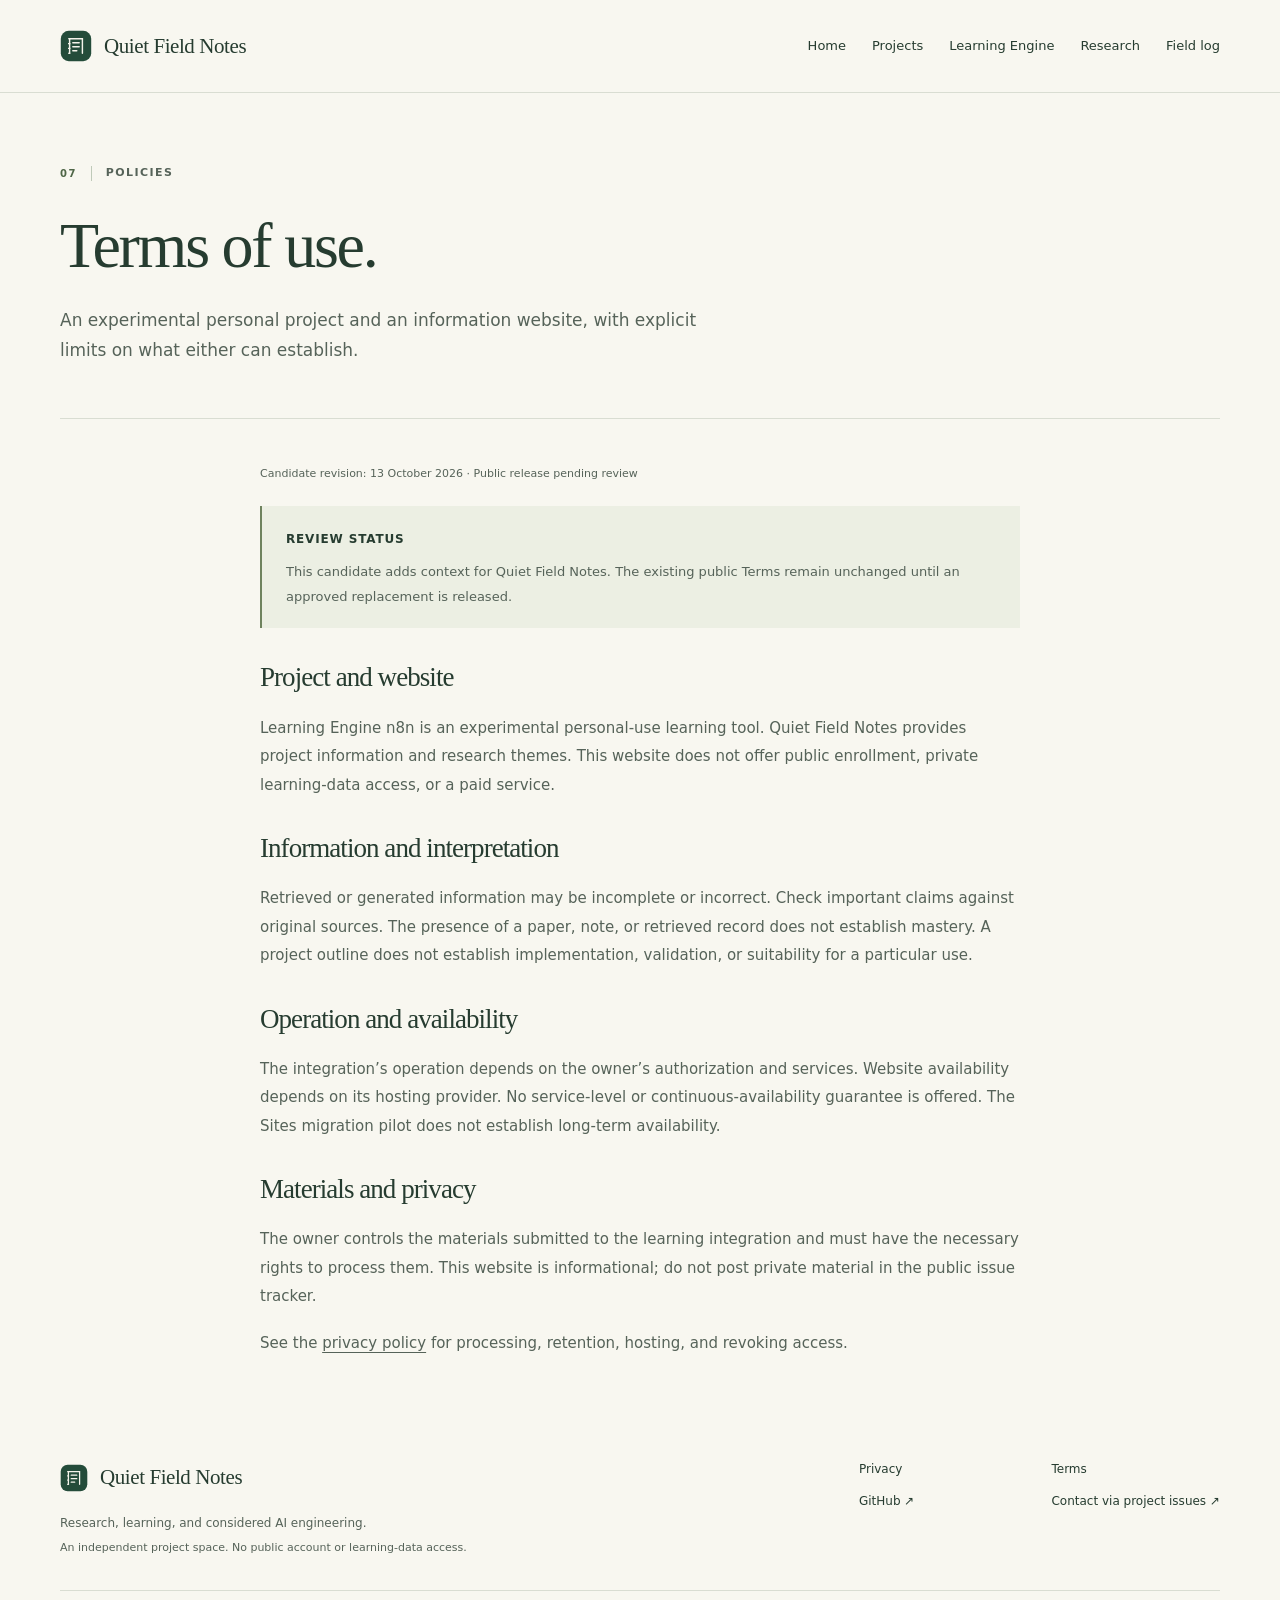
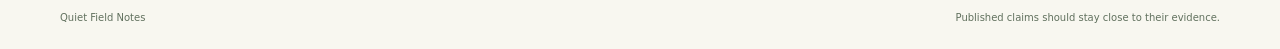
<file: terms.html>
<!doctype html>
<html lang="en"><head><meta charset="utf-8"><meta name="viewport" content="width=device-width,initial-scale=1"><meta name="description" content="Candidate terms for a personal learning project and an informational website."><meta name="color-scheme" content="light"><title>Terms of use | Quiet Field Notes</title><link rel="icon" href="assets/mark.svg" type="image/svg+xml"><link rel="stylesheet" href="assets/site.css"></head>
<body><a class="skip-link" href="#main">Skip to content</a><header class="site-header"><div class="shell header-inner"><a class="brand" href="index.html" aria-label="Quiet Field Notes home"><img src="assets/mark.svg" width="32" height="32" alt=""><span>Quiet Field Notes</span></a><nav class="desktop-nav" aria-label="Main navigation"><a href="index.html">Home</a><a href="projects.html">Projects</a><a href="learning-engine.html">Learning Engine</a><a href="research.html">Research</a><a href="log.html">Field log</a></nav><details class="mobile-nav"><summary>Menu <span aria-hidden="true">+</span></summary><nav aria-label="Mobile navigation"><a href="index.html">Home</a><a href="projects.html">Projects</a><a href="learning-engine.html">Learning Engine</a><a href="research.html">Research</a><a href="log.html">Field log</a></nav></details></div></header>
<main id="main" tabindex="-1"><section class="page-head shell"><p class="eyebrow"><span class="index">07</span>Policies</p><h1>Terms of use.</h1><p class="lede">An experimental personal project and an information website, with explicit limits on what either can establish.</p></section><section class="shell narrow prose policy content-section"><p class="policy-date">Candidate revision: 13 October 2026 · Public release pending review</p><div class="policy-notice"><strong>Review status</strong><p>This candidate adds context for Quiet Field Notes. The existing public Terms remain unchanged until an approved replacement is released.</p></div><h2>Project and website</h2><p>Learning Engine n8n is an experimental personal-use learning tool. Quiet Field Notes provides project information and research themes. This website does not offer public enrollment, private learning-data access, or a paid service.</p><h2>Information and interpretation</h2><p>Retrieved or generated information may be incomplete or incorrect. Check important claims against original sources. The presence of a paper, note, or retrieved record does not establish mastery. A project outline does not establish implementation, validation, or suitability for a particular use.</p><h2>Operation and availability</h2><p>The integration’s operation depends on the owner’s authorization and services. Website availability depends on its hosting provider. No service-level or continuous-availability guarantee is offered. The Sites migration pilot does not establish long-term availability.</p><h2>Materials and privacy</h2><p>The owner controls the materials submitted to the learning integration and must have the necessary rights to process them. This website is informational; do not post private material in the public issue tracker.</p><p>See the <a href="privacy.html">privacy policy</a> for processing, retention, hosting, and revoking access.</p></section></main>
<footer class="site-footer"><div class="shell footer-grid"><div><a class="brand" href="index.html"><img src="assets/mark.svg" width="28" height="28" alt=""><span>Quiet Field Notes</span></a><p>Research, learning, and considered AI engineering.</p><p class="fine">An independent project space. No public account or learning-data access.</p></div><nav aria-label="Footer navigation"><a href="privacy.html">Privacy</a><a href="terms.html">Terms</a><a href="https://github.com/hutianjie12345/learning-engine-info">GitHub <span aria-hidden="true">↗</span></a><a href="https://github.com/hutianjie12345/learning-engine-info/issues">Contact via project issues <span aria-hidden="true">↗</span></a></nav></div><div class="shell footer-bottom"><span>Quiet Field Notes</span><span>Published claims should stay close to their evidence.</span></div></footer></body></html>
</file>
<file: assets/site.css>
/* Quiet Field Notes — static, portable presentation */
:root{--paper:#f8f7f0;--white:#fffefa;--ink:#263c30;--muted:#566359;--green:#244c3a;--line:#d9ddd2;--sage:#ebefe4;--serif:Georgia,'Times New Roman',serif;--sans:system-ui,-apple-system,BlinkMacSystemFont,'Segoe UI',sans-serif}
*{box-sizing:border-box}html{scroll-behavior:smooth;scroll-padding-top:100px}body{margin:0;background:var(--paper);color:var(--ink);font:16px/1.65 var(--sans);-webkit-font-smoothing:antialiased}a{color:inherit;text-underline-offset:4px}a:hover{color:#397251}a:focus-visible,summary:focus-visible{outline:3px solid #8d4d16;outline-offset:5px;border-radius:2px}::selection{background:#d2e2c8;color:#163926}h1,h2,h3,h4,p,figure{margin:0}h1,h2,h3{font-weight:400}h1,h2{font-family:var(--serif);letter-spacing:-.035em}h1{font-size:clamp(44px,5vw,72px);line-height:1.08}h2{font-size:clamp(30px,3.1vw,44px);line-height:1.18}h3{font-size:25px;line-height:1.3}h4{font-size:16px;line-height:1.45;font-weight:600}em{font-weight:400;color:#416049}img,svg{max-width:100%}.shell{width:min(1160px,calc(100% - 80px));margin-inline:auto}.narrow{max-width:760px}.site-header{border-bottom:1px solid var(--line);background:var(--paper)}.header-inner{min-height:92px;display:flex;align-items:center;justify-content:space-between;gap:24px}.brand{display:inline-flex;align-items:center;gap:12px;font-family:var(--serif);font-size:21px;white-space:nowrap;text-decoration:none;letter-spacing:-.02em}.brand img{flex-shrink:0}.desktop-nav{display:flex;gap:26px;align-items:center}.desktop-nav a{text-decoration:none;font-size:13px;font-weight:500;padding:10px 0;border-bottom:1px solid transparent}.desktop-nav a[aria-current=page]{border-color:var(--green)}.mobile-nav{display:none}.skip-link{position:absolute;top:8px;left:16px;z-index:50;padding:10px 16px;background:var(--white);transform:translateY(-200%)}.skip-link:focus{transform:none}.hero{display:grid;grid-template-columns:1.14fr 1fr;align-items:center;gap:64px;padding-block:78px 82px}.eyebrow{display:flex;gap:14px;align-items:center;text-transform:uppercase;letter-spacing:.13em;font:11px/1.5 var(--sans);font-weight:600;color:var(--muted);margin-bottom:29px}.index{color:#4f6647;font-size:10px;border-right:1px solid #bfcab9;padding-right:14px}.hero h1{font-size:clamp(46px,4.7vw,68px)}.hero-lede{max-width:490px;margin-top:27px;font-size:17px;line-height:1.85;color:var(--muted)}.actions{display:flex;gap:28px;align-items:center;flex-wrap:wrap;margin-top:32px}.button{display:inline-flex;align-items:center;gap:25px;justify-content:space-between;background:var(--green);color:var(--white);padding:14px 20px;font-size:13px;font-weight:500;text-decoration:none;border:1px solid var(--green)}.button:hover{background:#376446;color:white}.text-link{display:inline-flex;align-items:center;gap:15px;font-size:13px;text-decoration:none;font-weight:600;border-bottom:1px solid #adbda5;padding-block:5px}.hero-topics{display:flex;gap:0;flex-wrap:wrap;margin-top:42px;color:var(--muted);font-size:10px;text-transform:uppercase;letter-spacing:.08em}.hero-topics span+span:before{content:' / ';color:#a5b09e;margin-inline:13px}.field-figure{position:relative;transform:rotate(-2deg);background:#edf0e5;border:1px solid #cdd7c8;padding:22px 24px 20px;box-shadow:10px 12px 0 #e8e8de}.figure-top{display:flex;justify-content:space-between;color:#52664e;font:10px/1.5 var(--sans);letter-spacing:.12em}.field-figure svg{display:block;width:100%;margin:3px 0 7px}.svg-label{font:600 12px var(--sans);letter-spacing:2px;fill:#234c39}.svg-small{font:9px var(--sans);fill:#465e48}.svg-label.light,.svg-small.light{fill:#fbfcf7}.svg-note{font:italic 10px var(--serif);fill:#596c56}.field-figure figcaption{display:flex;gap:10px;align-items:flex-start;font:11px/1.7 var(--sans);color:#52624c}.figure-rule{width:25px;height:1px;flex-shrink:0;background:#8ea495;margin-top:9px}.section{padding-block:58px 65px;border-top:1px solid var(--line)}.section-heading{display:grid;grid-template-columns:1.4fr 1fr;gap:90px;margin-bottom:34px;align-items:end}.section-heading .eyebrow{margin-bottom:17px}.section-heading>p{font-size:14px;color:var(--muted);max-width:360px;padding-bottom:4px}.section-heading.compact{display:flex;justify-content:space-between;align-items:end;gap:30px}.featured-project{display:grid;grid-template-columns:1.18fr 1fr;gap:80px;background:var(--sage);border:1px solid #d2ddc8;padding:40px}.card-meta{display:flex;justify-content:space-between;align-items:center;gap:15px;font-size:10px;text-transform:uppercase;letter-spacing:.1em;color:var(--muted);margin-bottom:27px}.tag{display:inline-flex;align-items:center;gap:7px;font:10px/1.5 var(--sans);letter-spacing:.015em;text-transform:none;padding:4px 9px;background:#f5f6ed;border:1px solid #cbd8c1;border-radius:20px;white-space:nowrap;color:#405d42}.tag-dot{height:4px;width:4px;border-radius:50%;background:#638060}.featured-project h3{font-family:var(--serif);font-size:35px;letter-spacing:-.025em}.featured-project>div>p{font-size:14px;line-height:1.8;color:var(--muted);margin-top:18px;max-width:470px}.featured-project .text-link{margin-top:24px}.feature-principles{display:grid;gap:20px;align-content:center}.feature-principles>div{position:relative;padding-left:42px;padding-bottom:17px;border-bottom:1px solid #cfd9c6}.feature-principles>div:last-child{border:0;padding-bottom:0}.feature-principles span{position:absolute;left:0;top:3px;color:#4f6647;font-size:11px;font-family:var(--serif)}.feature-principles p{color:var(--muted);font-size:13px;margin-top:5px}.project-cards{display:grid;grid-template-columns:1fr 1fr;gap:24px}.project-card{display:block;text-decoration:none;background:var(--white);border:1px solid var(--line);padding:30px}.project-card:hover{border-color:#a3b89a;color:var(--ink)}.project-card h3{font-family:var(--serif);font-size:29px}.project-card p{margin-top:14px;font-size:14px;color:var(--muted);max-width:440px}.card-status{display:block;font-size:11px;margin-top:27px;color:#66715f}.closing-note{border-block:1px solid var(--line);background:#eef0e6;margin-top:12px}.closing-inner{padding-block:58px 64px}.closing-inner>p:not(.eyebrow){font:clamp(27px,3.2vw,43px)/1.4 var(--serif);letter-spacing:-.025em}.closing-inner .text-link{margin-top:24px}.site-footer{padding-top:43px}.footer-grid{display:flex;justify-content:space-between;gap:40px;padding-bottom:33px}.footer-grid p{font-size:12px;color:var(--muted);margin-top:14px}.footer-grid .fine{font-size:11px;margin-top:5px;max-width:460px}.footer-grid nav{display:grid;grid-template-columns:1fr 1fr;gap:12px 24px;align-content:start;font-size:12px}.footer-grid nav a{text-decoration:none}.footer-bottom{border-top:1px solid var(--line);display:flex;justify-content:space-between;gap:20px;padding-block:19px 23px;font-size:10px;color:#61715e}.page-head{padding-top:72px;padding-bottom:52px;border-bottom:1px solid var(--line)}.page-head h1{max-width:850px}.lede{max-width:650px;margin-top:25px;color:var(--muted);font-size:17px;line-height:1.8}.content-section{padding-block:45px 60px}.project-jumps{display:flex;flex-wrap:wrap;gap:24px;font-size:12px;padding-bottom:29px;border-bottom:1px solid var(--line)}.project-jumps a{text-decoration:none}.project-detail{padding-block:41px;border-bottom:1px solid var(--line);scroll-margin-top:30px}.project-title{display:flex;align-items:start;gap:22px;margin-bottom:30px}.project-title .tag{margin-left:auto}.project-title h2{font-size:36px}.project-title p{font-size:14px;color:var(--muted);margin-top:8px}.project-number{color:#4f6647;font-size:11px;font-family:var(--serif);letter-spacing:.05em;line-height:2.2}.project-facts{margin:0 0 0 40px;display:grid;grid-template-columns:1fr 1fr;gap:25px 60px}.project-facts>div:last-child{grid-column:1/-1}.project-facts dt{text-transform:uppercase;color:#687461;font-size:10px;letter-spacing:.09em;margin-bottom:7px}.project-facts dd{margin:0;color:var(--muted);font-size:14px;line-height:1.85}.note-box{background:#eef1e6;padding:30px 35px;margin-top:0;margin-bottom:60px;border:1px solid #d3ddcb}.note-box h2{font-size:27px}.note-box p{margin-top:14px;color:var(--muted);font-size:14px}.note-box .text-link{margin-top:20px}.two-column{display:grid;grid-template-columns:230px 1fr;gap:70px}.side-note p{font-size:12px;color:var(--muted);margin-top:14px}.side-note nav{display:grid;gap:13px;margin-top:34px;font-size:12px}.side-note nav a{text-decoration:none}.prose{max-width:760px}.prose section+section{margin-top:43px;padding-top:35px;border-top:1px solid var(--line)}.prose h2{font-size:32px;line-height:1.3}.prose h3{font-size:20px;line-height:1.4;margin-top:27px}.prose p{margin-top:18px;font-size:15px;color:var(--muted);line-height:1.9}.prose ul{color:var(--muted);font-size:14px;line-height:1.85;padding-left:22px;margin-top:17px}.prose li+li{margin-top:8px}.architecture{margin-top:25px;background:#edf0e6;padding:26px}.architecture>div{display:grid;grid-template-columns:30px 1fr;column-gap:12px;border:1px solid #cad7c2;background:#fffefa;padding:16px 20px}.architecture>div>span{font-size:11px;color:#4f6647;grid-row:span 2}.architecture strong{font-size:14px;font-weight:500}.architecture small{font-size:11px;color:var(--muted);margin-top:2px}.architecture .review-step{border-color:#466442;background:#e0ead7}.flow-arrow{display:block;text-align:center;color:#4f6647;line-height:1.5;font-size:18px}.prose .caption{font-size:11px;margin-top:12px}.evidence-list{margin-top:21px}.evidence-list article{padding:20px 0;border-bottom:1px solid var(--line)}.evidence-label{font-size:10px;color:#3c643f;letter-spacing:.03em;background:#e8eedf;padding:4px 8px}.evidence-label.muted{background:#ecebe3;color:#645e50}.evidence-list h3{margin-top:12px;font-size:18px}.evidence-list p{font-size:14px;margin-top:8px}.research-grid{display:grid;grid-template-columns:1fr 1fr;gap:0 70px}.research-grid article{padding:22px 0 33px;border-bottom:1px solid var(--line);margin-bottom:16px}.research-grid h2{font-size:30px;margin-top:12px}.research-grid p{font-size:14px;color:var(--muted);margin-top:17px;max-width:460px}.log-list article{display:grid;grid-template-columns:190px 1fr;gap:65px;padding-block:20px 38px;border-bottom:1px solid var(--line);margin-bottom:30px}.log-date{display:flex;flex-direction:column;gap:10px;font-size:11px;letter-spacing:.08em}.log-date span{font-size:11px;color:var(--muted);letter-spacing:0}.log-list h2{font-size:30px}.log-list p{margin-top:16px;font-size:15px;line-height:1.85;color:var(--muted);max-width:740px}.log-list .text-link{margin-top:18px}.policy h2{margin-top:32px;font-size:27px}.policy .policy-date{font-size:11px;margin-top:0}.policy-notice{border-left:2px solid #6f835e;background:#ecefe3;padding:19px 24px;margin-top:21px}.policy-notice strong{font-size:12px;text-transform:uppercase;letter-spacing:.07em}.policy-notice p{font-size:13px;margin-top:9px}.error-page{min-height:65vh}.error-page h1{font-size:60px}
@media(min-width:1600px){.hero{padding-block:95px 100px}}@media(max-width:1000px){.shell{width:calc(100% - 48px)}.desktop-nav{gap:16px}.desktop-nav a{font-size:11px}.brand{font-size:19px}.hero{gap:40px;padding-block:58px 60px}.hero h1{font-size:50px}.hero-lede{font-size:15px}.section-heading{gap:45px}.featured-project{gap:40px;padding:30px}.featured-project .card-meta{display:block}.featured-project .tag{margin-top:12px}.two-column{grid-template-columns:180px 1fr;gap:40px}.project-facts{gap:25px 35px}.project-title .tag{white-space:normal;max-width:180px}.research-grid{gap:0 40px}}
@media(max-width:760px){.shell{width:calc(100% - 40px)}.header-inner{min-height:75px;position:relative}.brand{font-size:20px}.desktop-nav{display:none}.mobile-nav{display:block;font-size:12px}.mobile-nav summary{cursor:pointer;list-style:none;display:flex;gap:13px;padding:10px 0}.mobile-nav summary::-webkit-details-marker{display:none}.mobile-nav[open] nav{position:absolute;left:0;right:0;top:74px;z-index:10;display:grid;padding:15px 20px;gap:4px;background:var(--paper);border:1px solid var(--line);box-shadow:0 10px 20px #2937270c}.mobile-nav nav a{padding:10px;text-decoration:none;border-bottom:1px solid var(--line)}.mobile-nav nav a:last-child{border-bottom:none}.mobile-nav nav a[aria-current=page]{font-weight:700}.hero{grid-template-columns:1fr;gap:45px;padding-block:45px 56px}.hero h1{font-size:clamp(43px,10vw,63px)}.hero-lede{max-width:590px;font-size:16px}.hero .eyebrow{margin-bottom:24px}.hero-topics{margin-top:30px}.field-figure{max-width:520px;width:calc(100% - 12px);margin-inline:auto;transform:rotate(-1deg);padding:18px}.field-figure svg{max-height:360px}.actions{gap:21px;margin-top:26px}.section{padding-block:38px 42px}.section-heading{display:block;margin-bottom:26px}.section-heading>p{margin-top:20px;max-width:520px}.section-heading.compact{display:block}.section-heading.compact>.text-link{margin-top:18px}.featured-project{grid-template-columns:1fr;gap:30px;padding:25px}.featured-project .card-meta{display:flex;flex-wrap:wrap;margin-bottom:20px}.featured-project .tag{margin:0}.featured-project h3{font-size:32px}.feature-principles{gap:18px}.project-cards{grid-template-columns:1fr;gap:16px}.project-card{padding:25px}.project-card .card-meta{margin-bottom:20px}.closing-inner{padding-block:39px 43px}.closing-inner>p:not(.eyebrow){font-size:29px}.footer-grid{display:block}.footer-grid nav{margin-top:27px;max-width:400px;grid-template-columns:1fr 1.3fr;gap:14px}.footer-bottom{display:block}.footer-bottom span{display:block}.footer-bottom span+span{margin-top:7px}.page-head{padding-block:43px 34px}.page-head h1{font-size:46px}.page-head .eyebrow{margin-bottom:22px}.lede{font-size:16px;margin-top:22px}.content-section{padding-block:29px 40px}.project-jumps{gap:13px;font-size:11px}.project-title{flex-wrap:wrap;gap:13px}.project-title .tag{margin-left:30px;max-width:none}.project-title h2{font-size:30px}.project-facts{grid-template-columns:1fr;margin-left:0;gap:21px}.project-facts>div:last-child{grid-column:auto}.project-detail{padding-block:30px}.note-box{padding:24px;margin-bottom:40px;width:calc(100% - 40px)}.two-column{grid-template-columns:1fr;gap:30px}.side-note nav{display:flex;flex-wrap:wrap;gap:12px 18px;margin-top:20px;padding-bottom:20px;border-bottom:1px solid var(--line)}.prose h2{font-size:29px}.prose p{font-size:15px}.architecture{padding:19px}.architecture>div{padding:14px}.research-grid{grid-template-columns:1fr}.research-grid article{padding-top:12px}.log-list article{grid-template-columns:1fr;gap:18px}.log-date{flex-direction:row;gap:18px}.policy-notice{padding:18px}.policy h2{font-size:26px}.error-page h1{font-size:46px}}
@media(prefers-reduced-motion:reduce){html{scroll-behavior:auto}*{animation:none!important;transition:none!important}}
@media print{.site-header,.site-footer,.actions,.project-jumps,.side-note nav{display:none}.shell{width:100%}.hero,.two-column,.featured-project{display:block}.field-figure{transform:none;box-shadow:none}.page-head{padding-top:0}a{color:inherit}.section{break-inside:avoid}body{background:white;font-size:12pt}}
</file>
